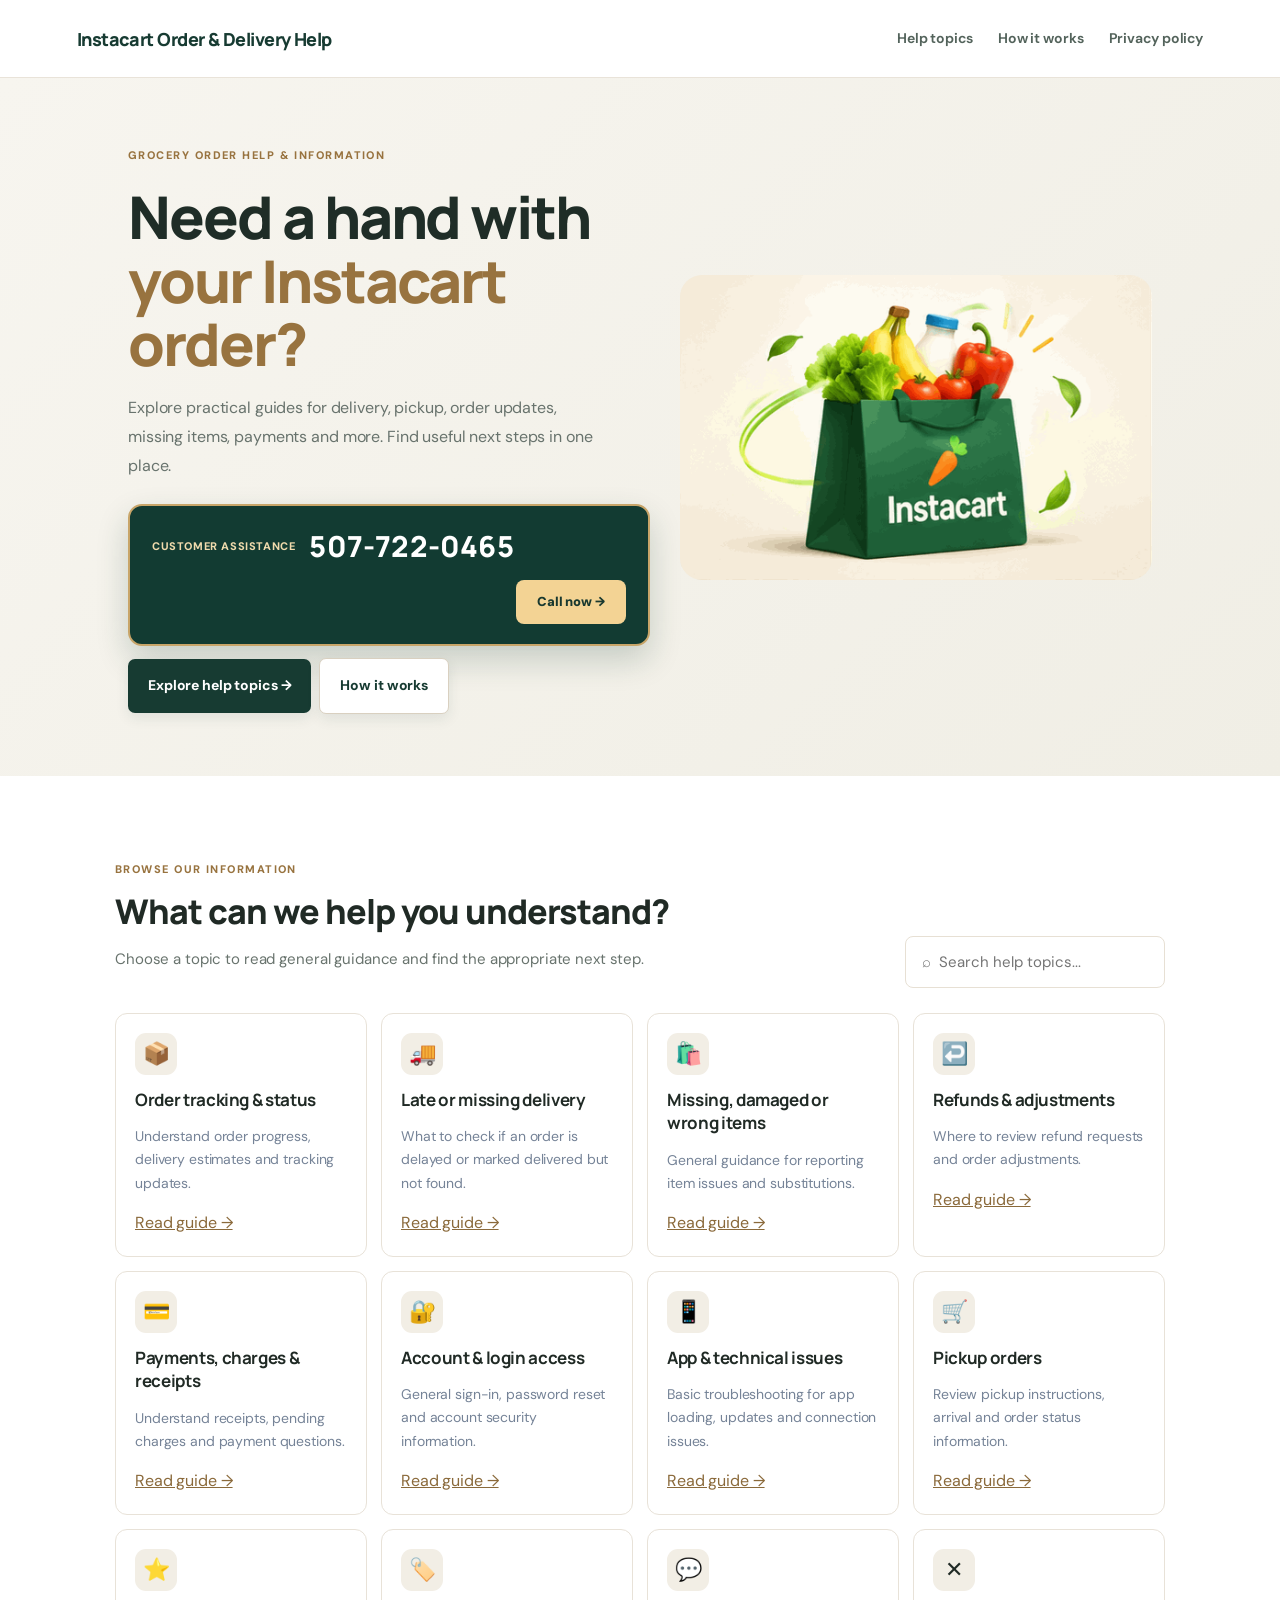
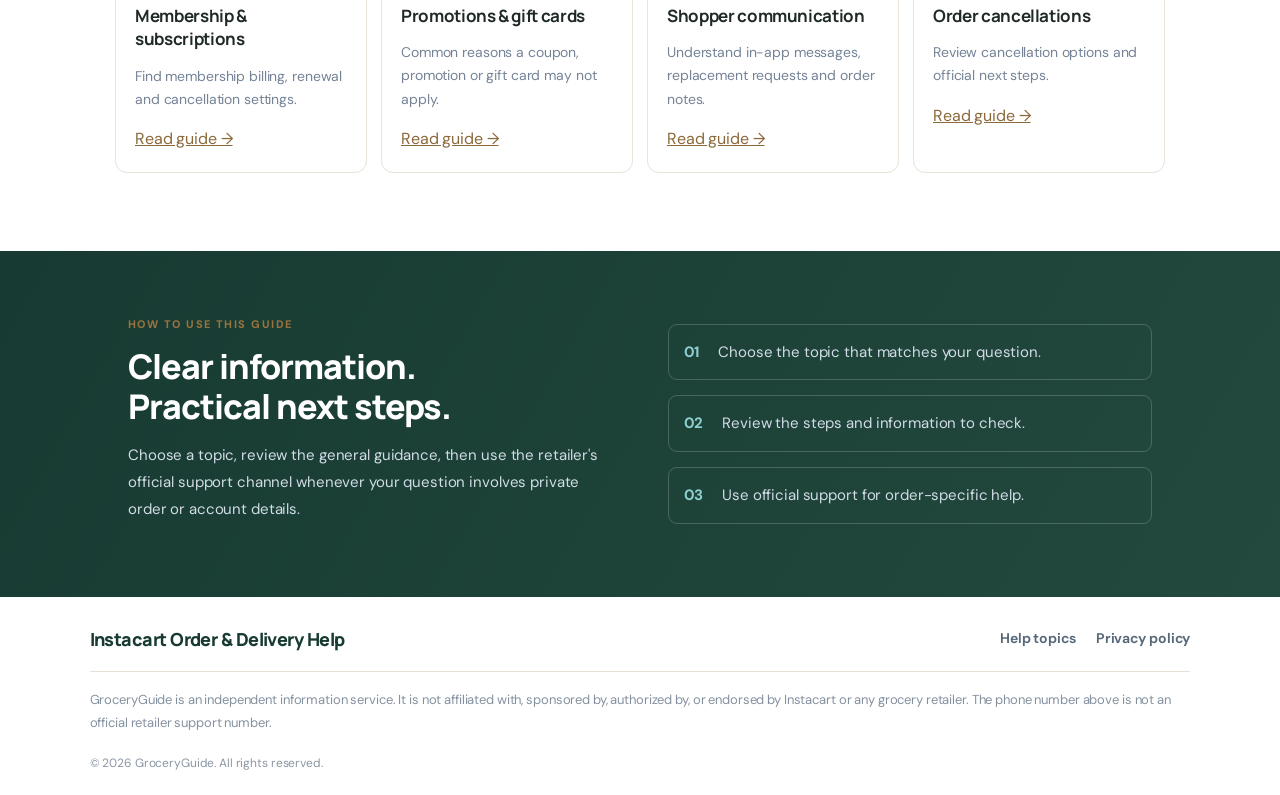
<file: index.html>
<!doctype html><html lang="en"><head><meta charset="utf-8"><meta name="viewport" content="width=device-width,initial-scale=1"><title>Instacart Order &amp; Delivery Help | Grocery Guides</title><meta name="description" content="Independent grocery order and delivery information guides."><link rel="stylesheet" href="styles.css"></head><body>
<header><a class="logo" href="#">Instacart Order &amp; Delivery Help</a><nav id="nav"><a href="#guides">Help topics</a><a href="#how">How it works</a><a href="privacy.html">Privacy policy</a></nav><button id="menu">☰</button></header>
<main><section class="hero"><div><small class="eyebrow">GROCERY ORDER HELP & INFORMATION</small><h1>Need a hand with<br><em>your Instacart order?</em></h1><p>Explore practical guides for delivery, pickup, order updates, missing items, payments and more. Find useful next steps in one place.</p><div class="hero-assistance"><span>Customer assistance</span><strong>507-722-0465</strong><a href="tel:5077220465">Call now →</a></div><a class="btn" href="#guides">Explore help topics →</a><a class="btn alt" href="#how">How it works</a></div><div class="heroart hero-animation"><img src="assets/grocery-bag-animation.gif" alt="Animated grocery bag being filled with fresh groceries" loading="eager"></div></section>
<section class="section" id="guides"><div class="head"><div><small class="eyebrow">BROWSE OUR INFORMATION</small><h2>What can we help you understand?</h2><p>Choose a topic to read general guidance and find the appropriate next step.</p></div><input id="search" placeholder="⌕  Search help topics..."></div><div class="cards" id="cards"></div><article class="guide" id="guide" hidden><button id="close">×</button><small class="eyebrow">HELP GUIDE</small><h3 id="gt"></h3><p id="gi"></p><ol id="steps"></ol><aside><b>Need help with a specific order or account?</b><p>This independent website cannot access retailer accounts, order records, shopper details, payments or refund systems. Sign in through the official Instacart app or website for account-specific support.</p><a href="https://www.instacart.com/help" target="_blank" rel="noopener">Visit Instacart's official Help Center ↗</a></aside></article></section>
<section class="how" id="how"><div><small>HOW TO USE THIS GUIDE</small><h2>Clear information.<br>Practical next steps.</h2><p>Choose a topic, review the general guidance, then use the retailer's official support channel whenever your question involves private order or account details.</p></div><div class="steps"><p><b>01</b> Choose the topic that matches your question.</p><p><b>02</b> Review the steps and information to check.</p><p><b>03</b> Use official support for order-specific help.</p></div></section>

</main>
<footer><div class="foothead"><a class="logo" href="#">Instacart Order &amp; Delivery Help</a><div><a href="#guides">Help topics</a><a href="privacy.html">Privacy policy</a></div></div><p>GroceryGuide is an independent information service. It is not affiliated with, sponsored by, authorized by, or endorsed by Instacart or any grocery retailer. The phone number above is not an official retailer support number.</p><small>© 2026 GroceryGuide. All rights reserved.</small></footer><script src="script.js"></script></body></html>
</file>
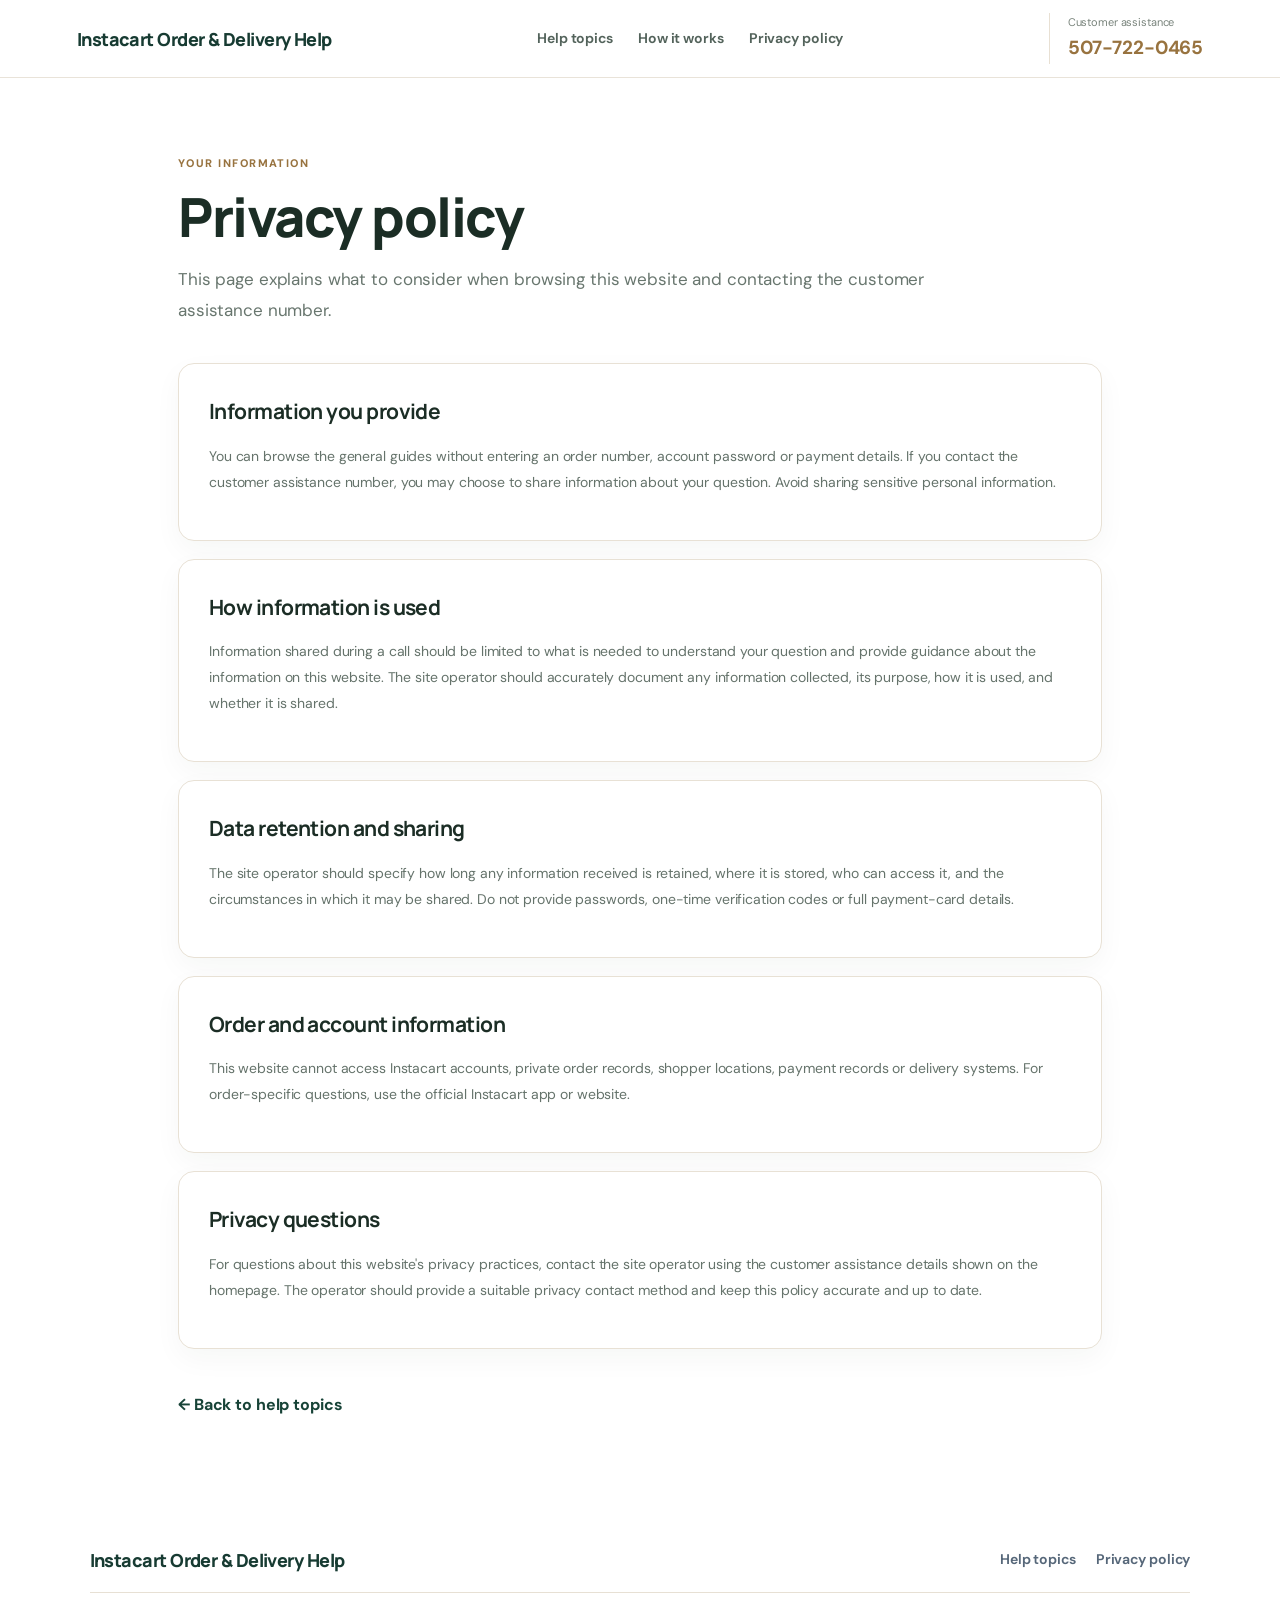
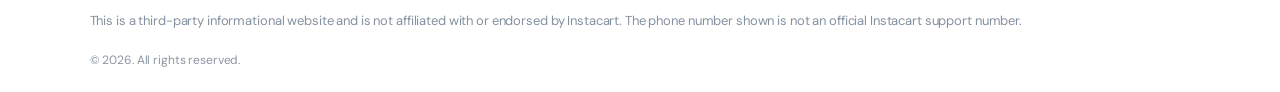
<file: privacy.html>
<!doctype html>
<html lang="en">
<head>
<meta charset="utf-8">
<meta name="viewport" content="width=device-width, initial-scale=1">
<title>Privacy Policy | Instacart Order &amp; Delivery Help</title>
<meta name="description" content="Privacy policy for this grocery order information guide website.">
<link rel="stylesheet" href="styles.css">
<style>
.policy-page{max-width:980px;margin:0 auto;padding:76px 28px 100px;min-height:65vh}
.policy-page .eyebrow{display:block;margin-bottom:14px}
.policy-page h1{font-size:clamp(38px,5vw,54px);line-height:1.1;letter-spacing:-1.5px;margin:0 0 18px;color:#1b2d25}
.policy-page .lead{font-size:17px;line-height:1.8;color:#68766e;max-width:760px;margin-bottom:38px}
.policy-card{background:#fff;border:1px solid #e8e1d5;border-radius:16px;padding:30px;margin:18px 0;box-shadow:0 10px 28px #1b30230a}
.policy-card h2{font-size:21px;margin:0 0 12px;color:#1b2d25}
.policy-card p,.policy-card li{font-size:14px;line-height:1.85;color:#65736b}
.policy-card ul{padding-left:22px}
.policy-back{display:inline-block;margin-top:24px;text-decoration:none;font-weight:700;color:#174337}
@media(max-width:650px){.policy-page{padding:48px 20px 70px}.policy-card{padding:22px}}
</style>
</head>
<body>
<header><a class="logo" href="index.html">Instacart Order &amp; Delivery Help</a><nav><a href="index.html#guides">Help topics</a><a href="index.html#how">How it works</a><a href="privacy.html">Privacy policy</a></nav><a class="number" href="tel:5077220465"><small>Customer assistance</small><b>507-722-0465</b></a></header>
<main class="policy-page">
<small class="eyebrow">YOUR INFORMATION</small>
<h1>Privacy policy</h1>
<p class="lead">This page explains what to consider when browsing this website and contacting the customer assistance number.</p>
<section class="policy-card"><h2>Information you provide</h2><p>You can browse the general guides without entering an order number, account password or payment details. If you contact the customer assistance number, you may choose to share information about your question. Avoid sharing sensitive personal information.</p></section>
<section class="policy-card"><h2>How information is used</h2><p>Information shared during a call should be limited to what is needed to understand your question and provide guidance about the information on this website. The site operator should accurately document any information collected, its purpose, how it is used, and whether it is shared.</p></section>
<section class="policy-card"><h2>Data retention and sharing</h2><p>The site operator should specify how long any information received is retained, where it is stored, who can access it, and the circumstances in which it may be shared. Do not provide passwords, one-time verification codes or full payment-card details.</p></section>
<section class="policy-card"><h2>Order and account information</h2><p>This website cannot access Instacart accounts, private order records, shopper locations, payment records or delivery systems. For order-specific questions, use the official Instacart app or website.</p></section>
<section class="policy-card"><h2>Privacy questions</h2><p>For questions about this website's privacy practices, contact the site operator using the customer assistance details shown on the homepage. The operator should provide a suitable privacy contact method and keep this policy accurate and up to date.</p></section>
<a class="policy-back" href="index.html">← Back to help topics</a>
</main>
<footer><div class="foothead"><a class="logo" href="index.html">Instacart Order &amp; Delivery Help</a><div><a href="index.html#guides">Help topics</a><a href="privacy.html">Privacy policy</a></div></div><p>This is a third-party informational website and is not affiliated with or endorsed by Instacart. The phone number shown is not an official Instacart support number.</p><small>© 2026. All rights reserved.</small></footer>
</body></html>
</file>
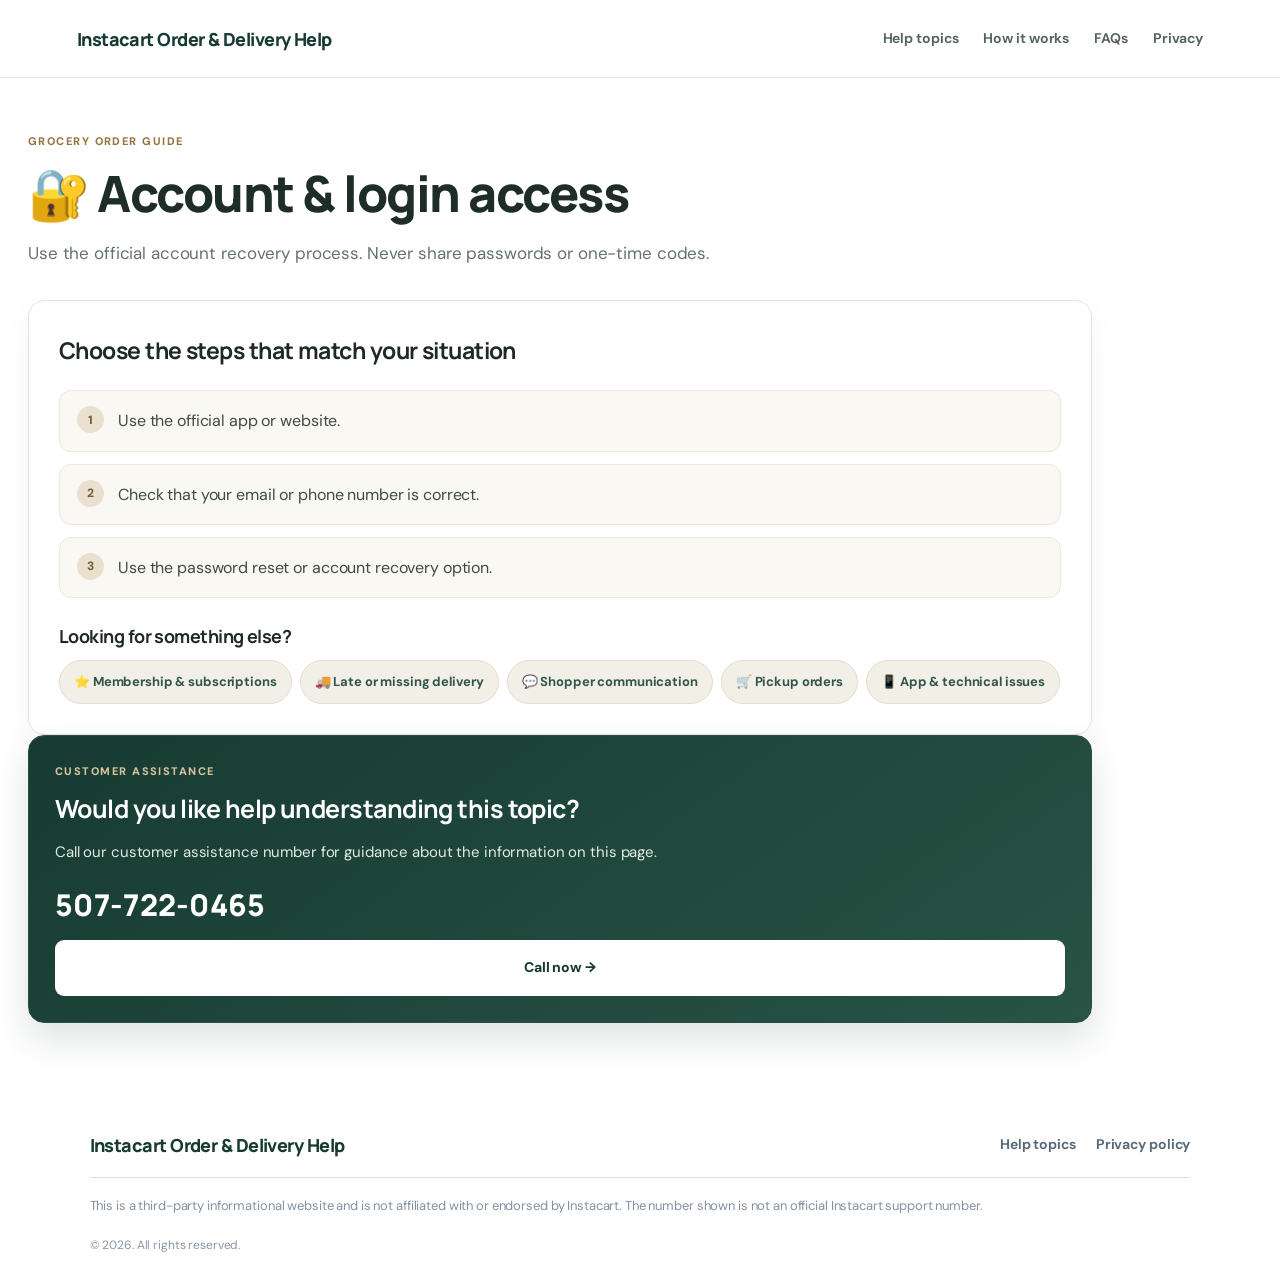
<file: guides/account.html>
<!doctype html><html lang="en"><head><meta charset="utf-8"><meta name="viewport" content="width=device-width,initial-scale=1"><title>🔐 Account & login access | Grocery Order Guides</title><link rel="stylesheet" href="../styles.css"></head><body>
<header><a class="logo" href="../index.html">Instacart Order &amp; Delivery Help</a><nav><a href="../index.html#guides">Help topics</a><a href="../index.html#how">How it works</a><a href="../index.html#faq">FAQs</a><a href="../index.html#privacy">Privacy</a></nav></header>
<main class="guide-page"><div class="guide-top">GROCERY ORDER GUIDE</div><h1>🔐 Account & login access</h1><p class="guide-intro">Use the official account recovery process. Never share passwords or one-time codes.</p>
<div class="guide-layout"><section class="guide-content"><h2>Choose the steps that match your situation</h2><div class="guide-steps"><div class="guide-step">Use the official app or website.</div><div class="guide-step">Check that your email or phone number is correct.</div><div class="guide-step">Use the password reset or account recovery option.</div></div>

<div class="related"><h3>Looking for something else?</h3><div class="related-links"><a href="membership.html">⭐ Membership & subscriptions</a><a href="delivery.html">🚚 Late or missing delivery</a><a href="shopper.html">💬 Shopper communication</a><a href="pickup.html">🛒 Pickup orders</a><a href="app.html">📱 App & technical issues</a></div></div></section>
<aside class="contact-card"><div class="guide-top">CUSTOMER ASSISTANCE</div><h2>Would you like help understanding this topic?</h2><p>Call our customer assistance number for guidance about the information on this page.</p><div class="phone-display">507-722-0465</div><a class="tel" href="tel:5077220465">Call now →</a></aside></div></main>
<footer><div class="foothead"><a class="logo" href="../index.html">Instacart Order &amp; Delivery Help</a><div><a href="../index.html#guides">Help topics</a><a href="../index.html#privacy">Privacy policy</a></div></div><p>This is a third-party informational website and is not affiliated with or endorsed by Instacart. The number shown is not an official Instacart support number.</p><small>© 2026. All rights reserved.</small></footer></body></html>
</file>
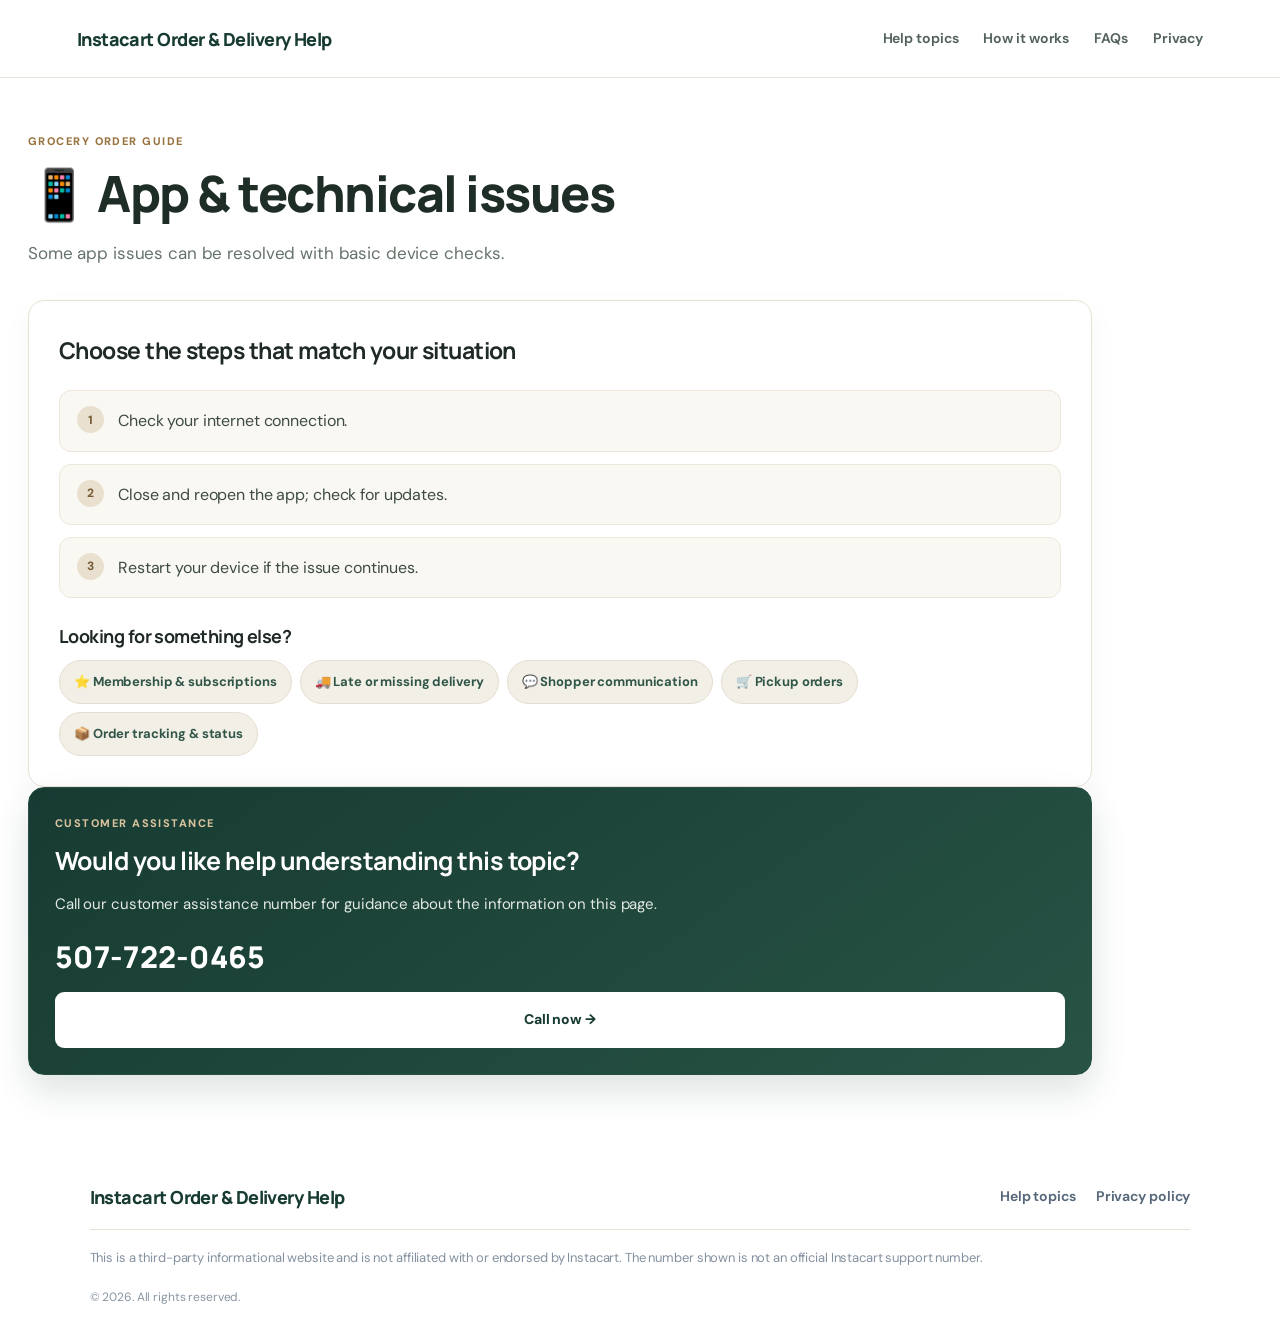
<file: guides/app.html>
<!doctype html><html lang="en"><head><meta charset="utf-8"><meta name="viewport" content="width=device-width,initial-scale=1"><title>📱 App & technical issues | Grocery Order Guides</title><link rel="stylesheet" href="../styles.css"></head><body>
<header><a class="logo" href="../index.html">Instacart Order &amp; Delivery Help</a><nav><a href="../index.html#guides">Help topics</a><a href="../index.html#how">How it works</a><a href="../index.html#faq">FAQs</a><a href="../index.html#privacy">Privacy</a></nav></header>
<main class="guide-page"><div class="guide-top">GROCERY ORDER GUIDE</div><h1>📱 App & technical issues</h1><p class="guide-intro">Some app issues can be resolved with basic device checks.</p>
<div class="guide-layout"><section class="guide-content"><h2>Choose the steps that match your situation</h2><div class="guide-steps"><div class="guide-step">Check your internet connection.</div><div class="guide-step">Close and reopen the app; check for updates.</div><div class="guide-step">Restart your device if the issue continues.</div></div>

<div class="related"><h3>Looking for something else?</h3><div class="related-links"><a href="membership.html">⭐ Membership & subscriptions</a><a href="delivery.html">🚚 Late or missing delivery</a><a href="shopper.html">💬 Shopper communication</a><a href="pickup.html">🛒 Pickup orders</a><a href="tracking.html">📦 Order tracking & status</a></div></div></section>
<aside class="contact-card"><div class="guide-top">CUSTOMER ASSISTANCE</div><h2>Would you like help understanding this topic?</h2><p>Call our customer assistance number for guidance about the information on this page.</p><div class="phone-display">507-722-0465</div><a class="tel" href="tel:5077220465">Call now →</a></aside></div></main>
<footer><div class="foothead"><a class="logo" href="../index.html">Instacart Order &amp; Delivery Help</a><div><a href="../index.html#guides">Help topics</a><a href="../index.html#privacy">Privacy policy</a></div></div><p>This is a third-party informational website and is not affiliated with or endorsed by Instacart. The number shown is not an official Instacart support number.</p><small>© 2026. All rights reserved.</small></footer></body></html>
</file>
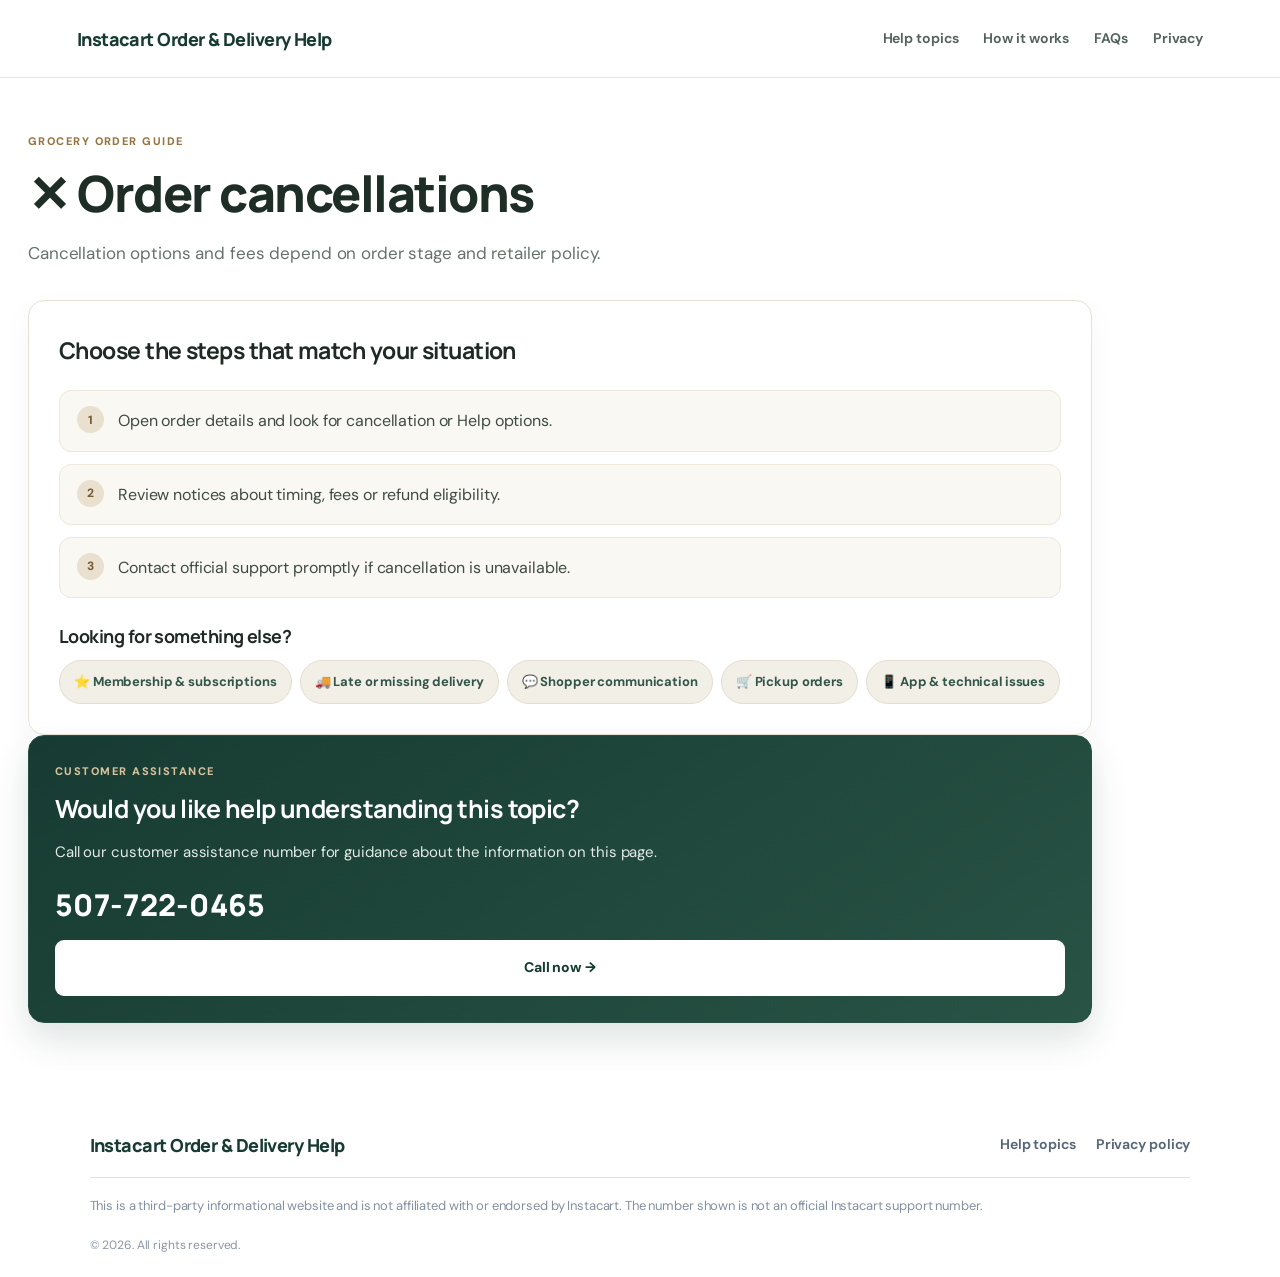
<file: guides/cancel.html>
<!doctype html><html lang="en"><head><meta charset="utf-8"><meta name="viewport" content="width=device-width,initial-scale=1"><title>✕ Order cancellations | Grocery Order Guides</title><link rel="stylesheet" href="../styles.css"></head><body>
<header><a class="logo" href="../index.html">Instacart Order &amp; Delivery Help</a><nav><a href="../index.html#guides">Help topics</a><a href="../index.html#how">How it works</a><a href="../index.html#faq">FAQs</a><a href="../index.html#privacy">Privacy</a></nav></header>
<main class="guide-page"><div class="guide-top">GROCERY ORDER GUIDE</div><h1>✕ Order cancellations</h1><p class="guide-intro">Cancellation options and fees depend on order stage and retailer policy.</p>
<div class="guide-layout"><section class="guide-content"><h2>Choose the steps that match your situation</h2><div class="guide-steps"><div class="guide-step">Open order details and look for cancellation or Help options.</div><div class="guide-step">Review notices about timing, fees or refund eligibility.</div><div class="guide-step">Contact official support promptly if cancellation is unavailable.</div></div>

<div class="related"><h3>Looking for something else?</h3><div class="related-links"><a href="membership.html">⭐ Membership & subscriptions</a><a href="delivery.html">🚚 Late or missing delivery</a><a href="shopper.html">💬 Shopper communication</a><a href="pickup.html">🛒 Pickup orders</a><a href="app.html">📱 App & technical issues</a></div></div></section>
<aside class="contact-card"><div class="guide-top">CUSTOMER ASSISTANCE</div><h2>Would you like help understanding this topic?</h2><p>Call our customer assistance number for guidance about the information on this page.</p><div class="phone-display">507-722-0465</div><a class="tel" href="tel:5077220465">Call now →</a></aside></div></main>
<footer><div class="foothead"><a class="logo" href="../index.html">Instacart Order &amp; Delivery Help</a><div><a href="../index.html#guides">Help topics</a><a href="../index.html#privacy">Privacy policy</a></div></div><p>This is a third-party informational website and is not affiliated with or endorsed by Instacart. The number shown is not an official Instacart support number.</p><small>© 2026. All rights reserved.</small></footer></body></html>
</file>
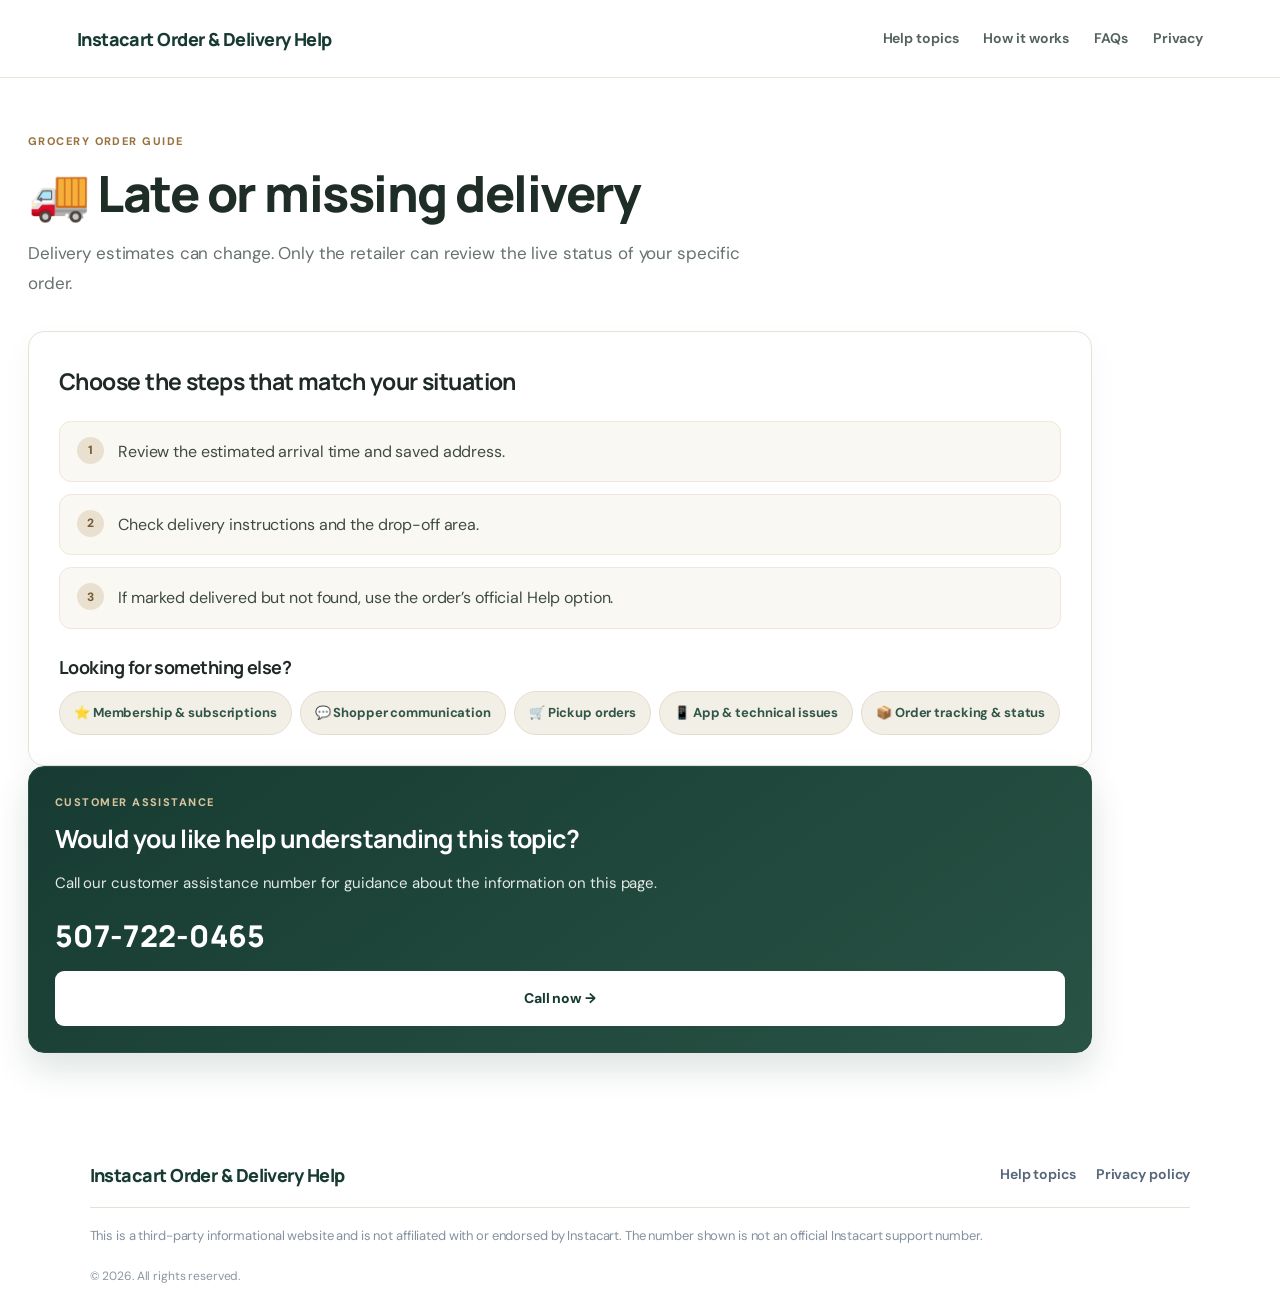
<file: guides/delivery.html>
<!doctype html><html lang="en"><head><meta charset="utf-8"><meta name="viewport" content="width=device-width,initial-scale=1"><title>🚚 Late or missing delivery | Grocery Order Guides</title><link rel="stylesheet" href="../styles.css"></head><body>
<header><a class="logo" href="../index.html">Instacart Order &amp; Delivery Help</a><nav><a href="../index.html#guides">Help topics</a><a href="../index.html#how">How it works</a><a href="../index.html#faq">FAQs</a><a href="../index.html#privacy">Privacy</a></nav></header>
<main class="guide-page"><div class="guide-top">GROCERY ORDER GUIDE</div><h1>🚚 Late or missing delivery</h1><p class="guide-intro">Delivery estimates can change. Only the retailer can review the live status of your specific order.</p>
<div class="guide-layout"><section class="guide-content"><h2>Choose the steps that match your situation</h2><div class="guide-steps"><div class="guide-step">Review the estimated arrival time and saved address.</div><div class="guide-step">Check delivery instructions and the drop-off area.</div><div class="guide-step">If marked delivered but not found, use the order’s official Help option.</div></div>

<div class="related"><h3>Looking for something else?</h3><div class="related-links"><a href="membership.html">⭐ Membership & subscriptions</a><a href="shopper.html">💬 Shopper communication</a><a href="pickup.html">🛒 Pickup orders</a><a href="app.html">📱 App & technical issues</a><a href="tracking.html">📦 Order tracking & status</a></div></div></section>
<aside class="contact-card"><div class="guide-top">CUSTOMER ASSISTANCE</div><h2>Would you like help understanding this topic?</h2><p>Call our customer assistance number for guidance about the information on this page.</p><div class="phone-display">507-722-0465</div><a class="tel" href="tel:5077220465">Call now →</a></aside></div></main>
<footer><div class="foothead"><a class="logo" href="../index.html">Instacart Order &amp; Delivery Help</a><div><a href="../index.html#guides">Help topics</a><a href="../index.html#privacy">Privacy policy</a></div></div><p>This is a third-party informational website and is not affiliated with or endorsed by Instacart. The number shown is not an official Instacart support number.</p><small>© 2026. All rights reserved.</small></footer></body></html>
</file>
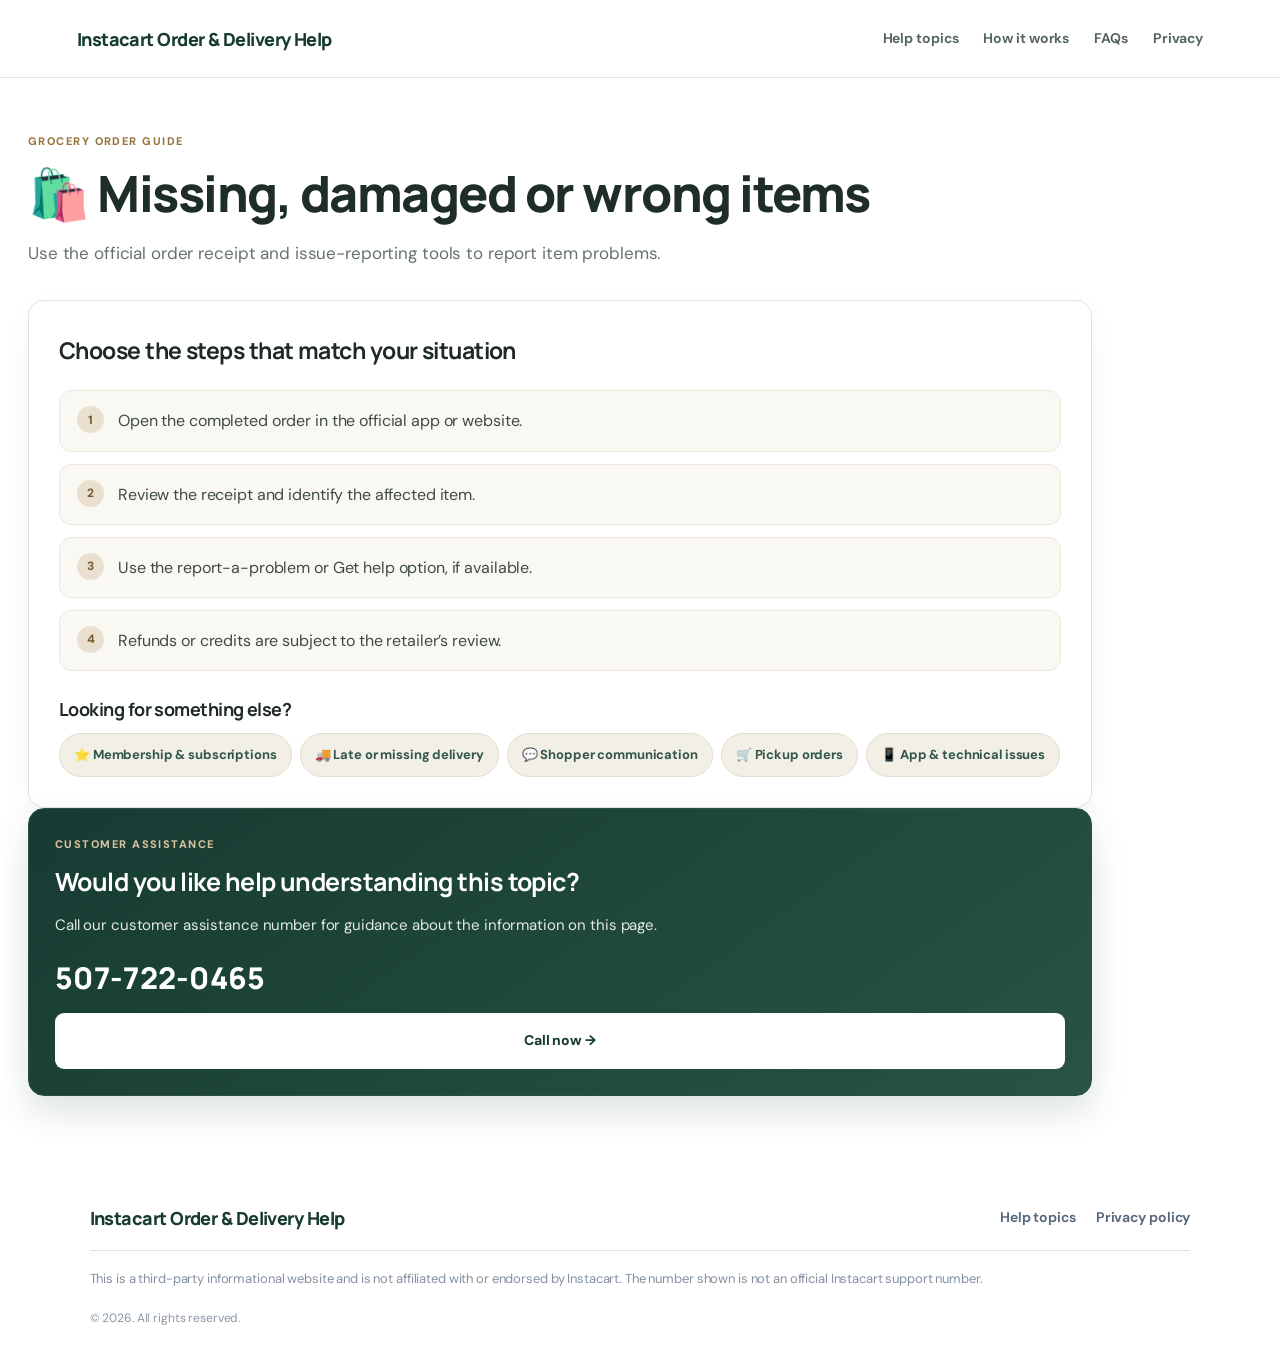
<file: guides/items.html>
<!doctype html><html lang="en"><head><meta charset="utf-8"><meta name="viewport" content="width=device-width,initial-scale=1"><title>🛍️ Missing, damaged or wrong items | Grocery Order Guides</title><link rel="stylesheet" href="../styles.css"></head><body>
<header><a class="logo" href="../index.html">Instacart Order &amp; Delivery Help</a><nav><a href="../index.html#guides">Help topics</a><a href="../index.html#how">How it works</a><a href="../index.html#faq">FAQs</a><a href="../index.html#privacy">Privacy</a></nav></header>
<main class="guide-page"><div class="guide-top">GROCERY ORDER GUIDE</div><h1>🛍️ Missing, damaged or wrong items</h1><p class="guide-intro">Use the official order receipt and issue-reporting tools to report item problems.</p>
<div class="guide-layout"><section class="guide-content"><h2>Choose the steps that match your situation</h2><div class="guide-steps"><div class="guide-step">Open the completed order in the official app or website.</div><div class="guide-step">Review the receipt and identify the affected item.</div><div class="guide-step">Use the report-a-problem or Get help option, if available.</div><div class="guide-step">Refunds or credits are subject to the retailer’s review.</div></div>

<div class="related"><h3>Looking for something else?</h3><div class="related-links"><a href="membership.html">⭐ Membership & subscriptions</a><a href="delivery.html">🚚 Late or missing delivery</a><a href="shopper.html">💬 Shopper communication</a><a href="pickup.html">🛒 Pickup orders</a><a href="app.html">📱 App & technical issues</a></div></div></section>
<aside class="contact-card"><div class="guide-top">CUSTOMER ASSISTANCE</div><h2>Would you like help understanding this topic?</h2><p>Call our customer assistance number for guidance about the information on this page.</p><div class="phone-display">507-722-0465</div><a class="tel" href="tel:5077220465">Call now →</a></aside></div></main>
<footer><div class="foothead"><a class="logo" href="../index.html">Instacart Order &amp; Delivery Help</a><div><a href="../index.html#guides">Help topics</a><a href="../index.html#privacy">Privacy policy</a></div></div><p>This is a third-party informational website and is not affiliated with or endorsed by Instacart. The number shown is not an official Instacart support number.</p><small>© 2026. All rights reserved.</small></footer></body></html>
</file>
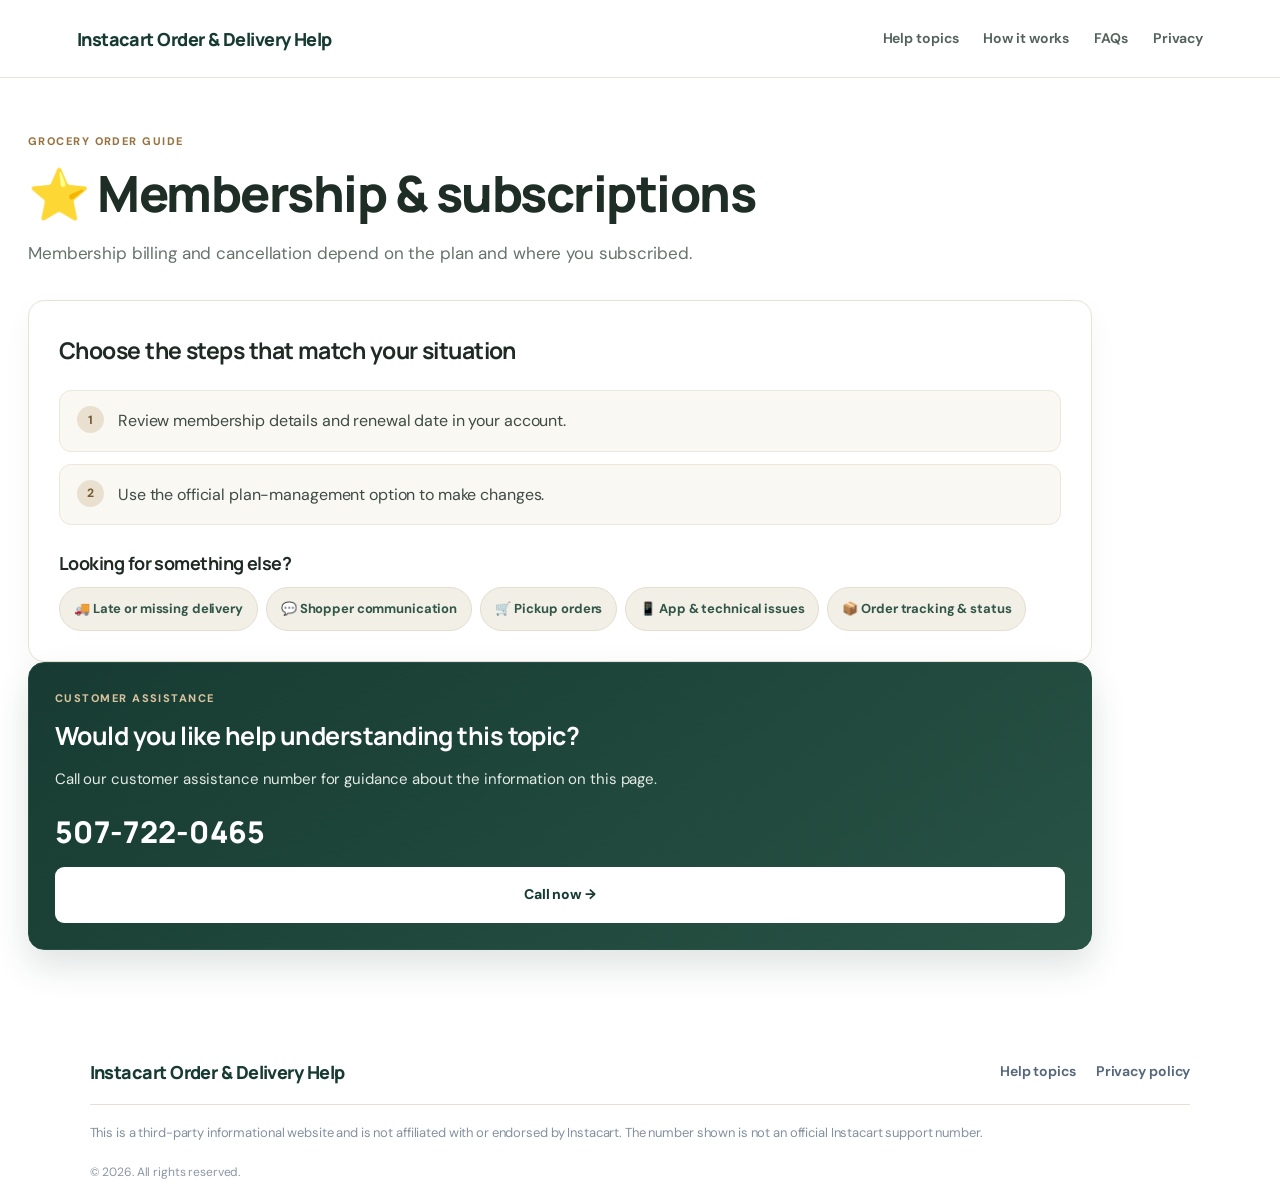
<file: guides/membership.html>
<!doctype html><html lang="en"><head><meta charset="utf-8"><meta name="viewport" content="width=device-width,initial-scale=1"><title>⭐ Membership & subscriptions | Grocery Order Guides</title><link rel="stylesheet" href="../styles.css"></head><body>
<header><a class="logo" href="../index.html">Instacart Order &amp; Delivery Help</a><nav><a href="../index.html#guides">Help topics</a><a href="../index.html#how">How it works</a><a href="../index.html#faq">FAQs</a><a href="../index.html#privacy">Privacy</a></nav></header>
<main class="guide-page"><div class="guide-top">GROCERY ORDER GUIDE</div><h1>⭐ Membership & subscriptions</h1><p class="guide-intro">Membership billing and cancellation depend on the plan and where you subscribed.</p>
<div class="guide-layout"><section class="guide-content"><h2>Choose the steps that match your situation</h2><div class="guide-steps"><div class="guide-step">Review membership details and renewal date in your account.</div><div class="guide-step">Use the official plan-management option to make changes.</div></div>

<div class="related"><h3>Looking for something else?</h3><div class="related-links"><a href="delivery.html">🚚 Late or missing delivery</a><a href="shopper.html">💬 Shopper communication</a><a href="pickup.html">🛒 Pickup orders</a><a href="app.html">📱 App & technical issues</a><a href="tracking.html">📦 Order tracking & status</a></div></div></section>
<aside class="contact-card"><div class="guide-top">CUSTOMER ASSISTANCE</div><h2>Would you like help understanding this topic?</h2><p>Call our customer assistance number for guidance about the information on this page.</p><div class="phone-display">507-722-0465</div><a class="tel" href="tel:5077220465">Call now →</a></aside></div></main>
<footer><div class="foothead"><a class="logo" href="../index.html">Instacart Order &amp; Delivery Help</a><div><a href="../index.html#guides">Help topics</a><a href="../index.html#privacy">Privacy policy</a></div></div><p>This is a third-party informational website and is not affiliated with or endorsed by Instacart. The number shown is not an official Instacart support number.</p><small>© 2026. All rights reserved.</small></footer></body></html>
</file>
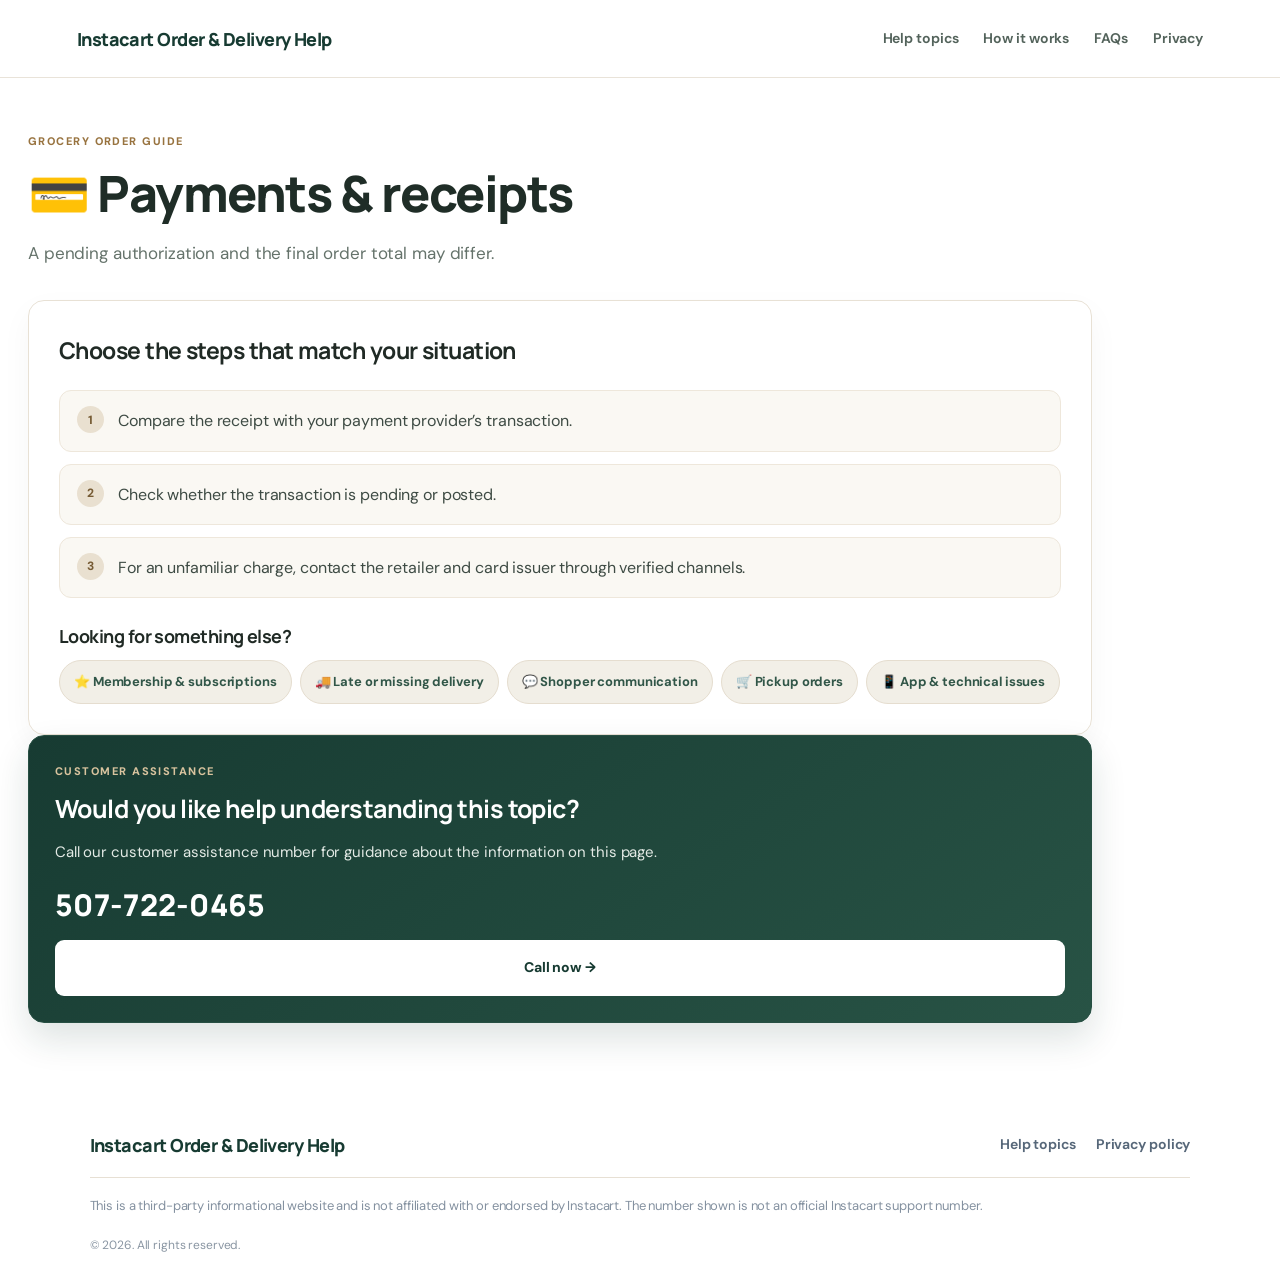
<file: guides/payments.html>
<!doctype html><html lang="en"><head><meta charset="utf-8"><meta name="viewport" content="width=device-width,initial-scale=1"><title>💳 Payments & receipts | Grocery Order Guides</title><link rel="stylesheet" href="../styles.css"></head><body>
<header><a class="logo" href="../index.html">Instacart Order &amp; Delivery Help</a><nav><a href="../index.html#guides">Help topics</a><a href="../index.html#how">How it works</a><a href="../index.html#faq">FAQs</a><a href="../index.html#privacy">Privacy</a></nav></header>
<main class="guide-page"><div class="guide-top">GROCERY ORDER GUIDE</div><h1>💳 Payments & receipts</h1><p class="guide-intro">A pending authorization and the final order total may differ.</p>
<div class="guide-layout"><section class="guide-content"><h2>Choose the steps that match your situation</h2><div class="guide-steps"><div class="guide-step">Compare the receipt with your payment provider’s transaction.</div><div class="guide-step">Check whether the transaction is pending or posted.</div><div class="guide-step">For an unfamiliar charge, contact the retailer and card issuer through verified channels.</div></div>

<div class="related"><h3>Looking for something else?</h3><div class="related-links"><a href="membership.html">⭐ Membership & subscriptions</a><a href="delivery.html">🚚 Late or missing delivery</a><a href="shopper.html">💬 Shopper communication</a><a href="pickup.html">🛒 Pickup orders</a><a href="app.html">📱 App & technical issues</a></div></div></section>
<aside class="contact-card"><div class="guide-top">CUSTOMER ASSISTANCE</div><h2>Would you like help understanding this topic?</h2><p>Call our customer assistance number for guidance about the information on this page.</p><div class="phone-display">507-722-0465</div><a class="tel" href="tel:5077220465">Call now →</a></aside></div></main>
<footer><div class="foothead"><a class="logo" href="../index.html">Instacart Order &amp; Delivery Help</a><div><a href="../index.html#guides">Help topics</a><a href="../index.html#privacy">Privacy policy</a></div></div><p>This is a third-party informational website and is not affiliated with or endorsed by Instacart. The number shown is not an official Instacart support number.</p><small>© 2026. All rights reserved.</small></footer></body></html>
</file>
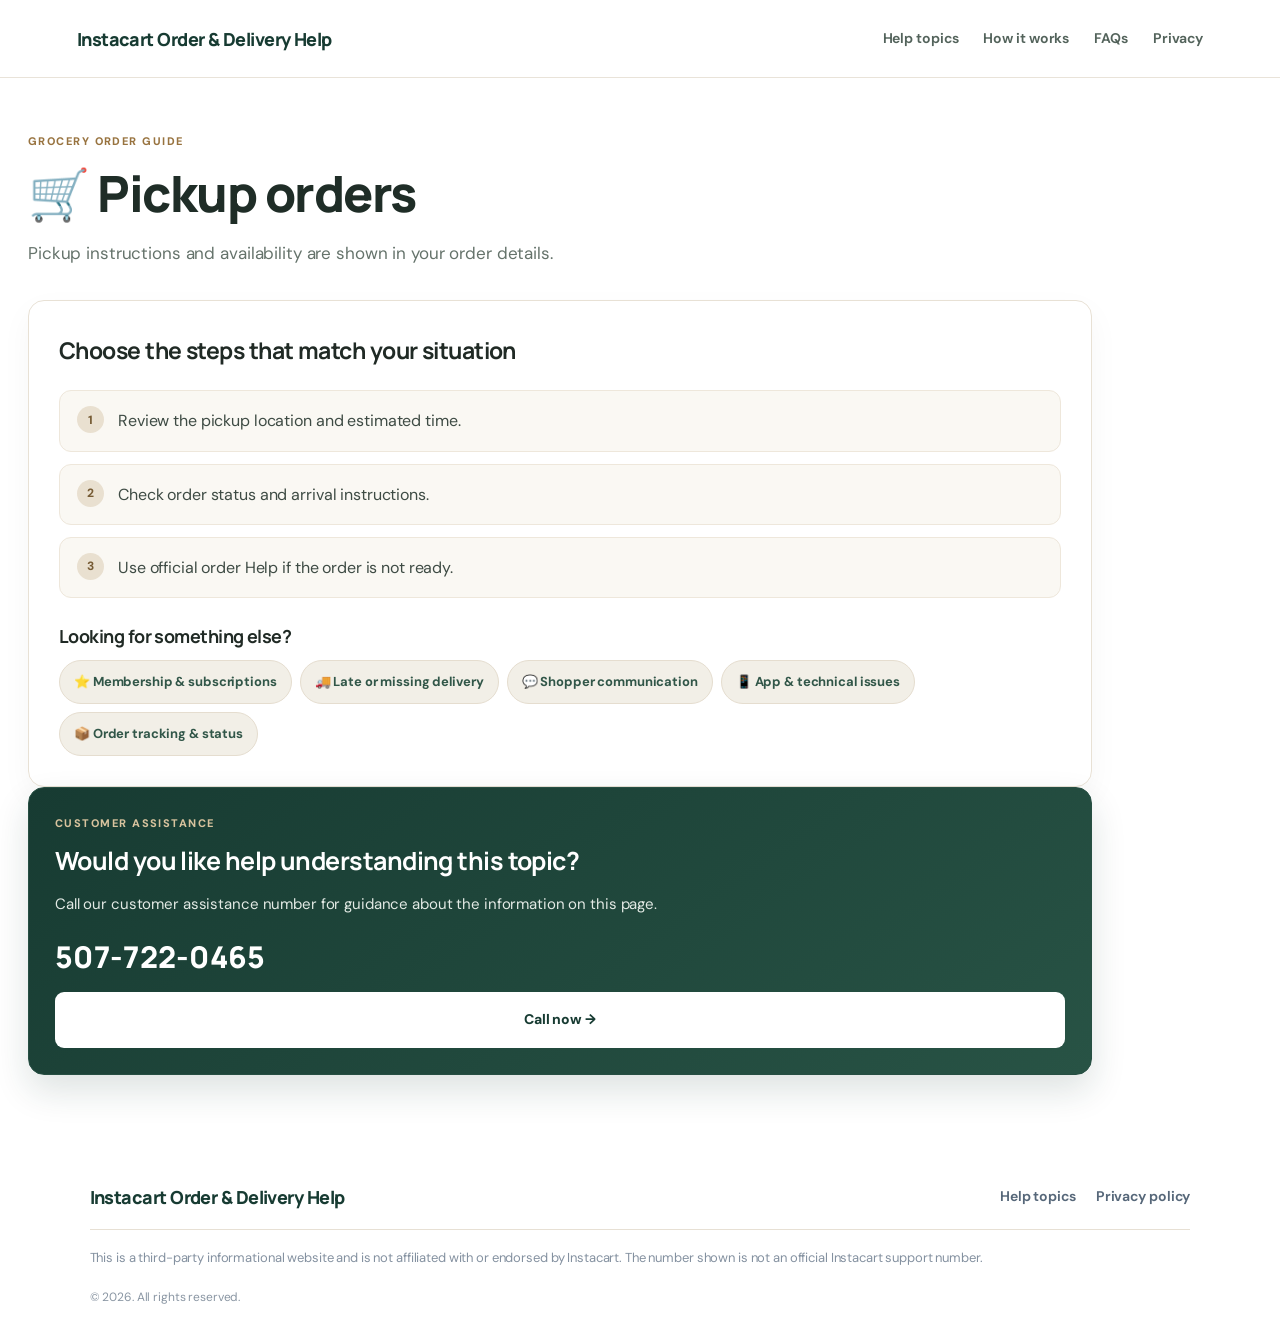
<file: guides/pickup.html>
<!doctype html><html lang="en"><head><meta charset="utf-8"><meta name="viewport" content="width=device-width,initial-scale=1"><title>🛒 Pickup orders | Grocery Order Guides</title><link rel="stylesheet" href="../styles.css"></head><body>
<header><a class="logo" href="../index.html">Instacart Order &amp; Delivery Help</a><nav><a href="../index.html#guides">Help topics</a><a href="../index.html#how">How it works</a><a href="../index.html#faq">FAQs</a><a href="../index.html#privacy">Privacy</a></nav></header>
<main class="guide-page"><div class="guide-top">GROCERY ORDER GUIDE</div><h1>🛒 Pickup orders</h1><p class="guide-intro">Pickup instructions and availability are shown in your order details.</p>
<div class="guide-layout"><section class="guide-content"><h2>Choose the steps that match your situation</h2><div class="guide-steps"><div class="guide-step">Review the pickup location and estimated time.</div><div class="guide-step">Check order status and arrival instructions.</div><div class="guide-step">Use official order Help if the order is not ready.</div></div>

<div class="related"><h3>Looking for something else?</h3><div class="related-links"><a href="membership.html">⭐ Membership & subscriptions</a><a href="delivery.html">🚚 Late or missing delivery</a><a href="shopper.html">💬 Shopper communication</a><a href="app.html">📱 App & technical issues</a><a href="tracking.html">📦 Order tracking & status</a></div></div></section>
<aside class="contact-card"><div class="guide-top">CUSTOMER ASSISTANCE</div><h2>Would you like help understanding this topic?</h2><p>Call our customer assistance number for guidance about the information on this page.</p><div class="phone-display">507-722-0465</div><a class="tel" href="tel:5077220465">Call now →</a></aside></div></main>
<footer><div class="foothead"><a class="logo" href="../index.html">Instacart Order &amp; Delivery Help</a><div><a href="../index.html#guides">Help topics</a><a href="../index.html#privacy">Privacy policy</a></div></div><p>This is a third-party informational website and is not affiliated with or endorsed by Instacart. The number shown is not an official Instacart support number.</p><small>© 2026. All rights reserved.</small></footer></body></html>
</file>
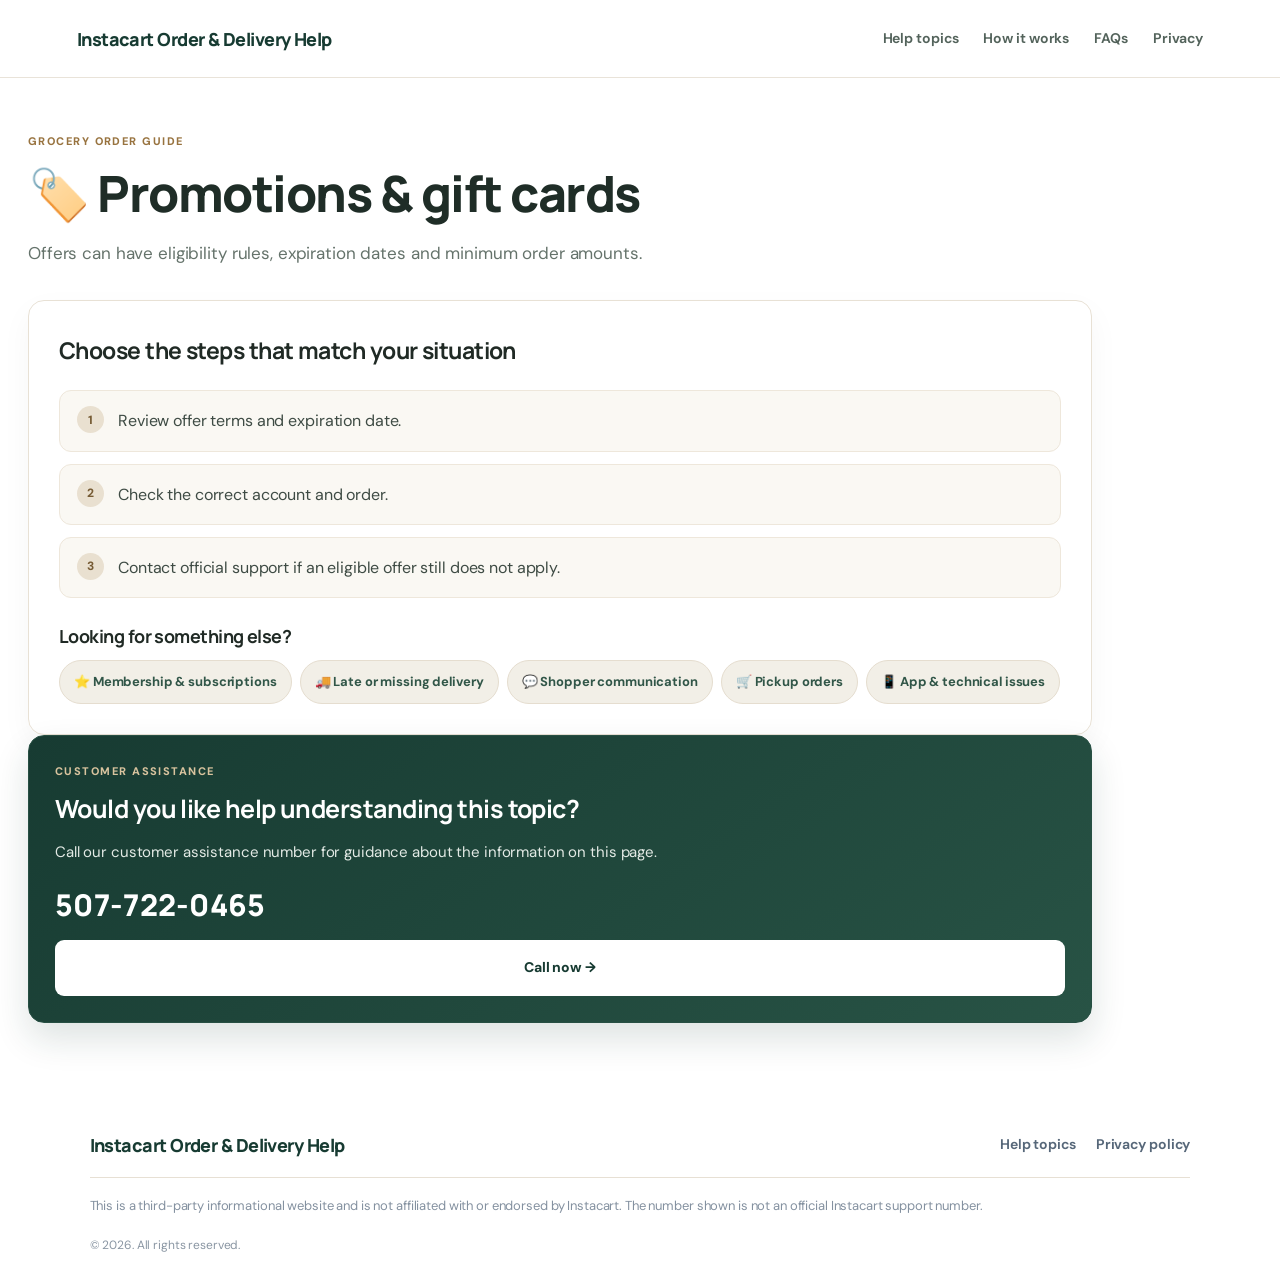
<file: guides/promos.html>
<!doctype html><html lang="en"><head><meta charset="utf-8"><meta name="viewport" content="width=device-width,initial-scale=1"><title>🏷️ Promotions & gift cards | Grocery Order Guides</title><link rel="stylesheet" href="../styles.css"></head><body>
<header><a class="logo" href="../index.html">Instacart Order &amp; Delivery Help</a><nav><a href="../index.html#guides">Help topics</a><a href="../index.html#how">How it works</a><a href="../index.html#faq">FAQs</a><a href="../index.html#privacy">Privacy</a></nav></header>
<main class="guide-page"><div class="guide-top">GROCERY ORDER GUIDE</div><h1>🏷️ Promotions & gift cards</h1><p class="guide-intro">Offers can have eligibility rules, expiration dates and minimum order amounts.</p>
<div class="guide-layout"><section class="guide-content"><h2>Choose the steps that match your situation</h2><div class="guide-steps"><div class="guide-step">Review offer terms and expiration date.</div><div class="guide-step">Check the correct account and order.</div><div class="guide-step">Contact official support if an eligible offer still does not apply.</div></div>

<div class="related"><h3>Looking for something else?</h3><div class="related-links"><a href="membership.html">⭐ Membership & subscriptions</a><a href="delivery.html">🚚 Late or missing delivery</a><a href="shopper.html">💬 Shopper communication</a><a href="pickup.html">🛒 Pickup orders</a><a href="app.html">📱 App & technical issues</a></div></div></section>
<aside class="contact-card"><div class="guide-top">CUSTOMER ASSISTANCE</div><h2>Would you like help understanding this topic?</h2><p>Call our customer assistance number for guidance about the information on this page.</p><div class="phone-display">507-722-0465</div><a class="tel" href="tel:5077220465">Call now →</a></aside></div></main>
<footer><div class="foothead"><a class="logo" href="../index.html">Instacart Order &amp; Delivery Help</a><div><a href="../index.html#guides">Help topics</a><a href="../index.html#privacy">Privacy policy</a></div></div><p>This is a third-party informational website and is not affiliated with or endorsed by Instacart. The number shown is not an official Instacart support number.</p><small>© 2026. All rights reserved.</small></footer></body></html>
</file>
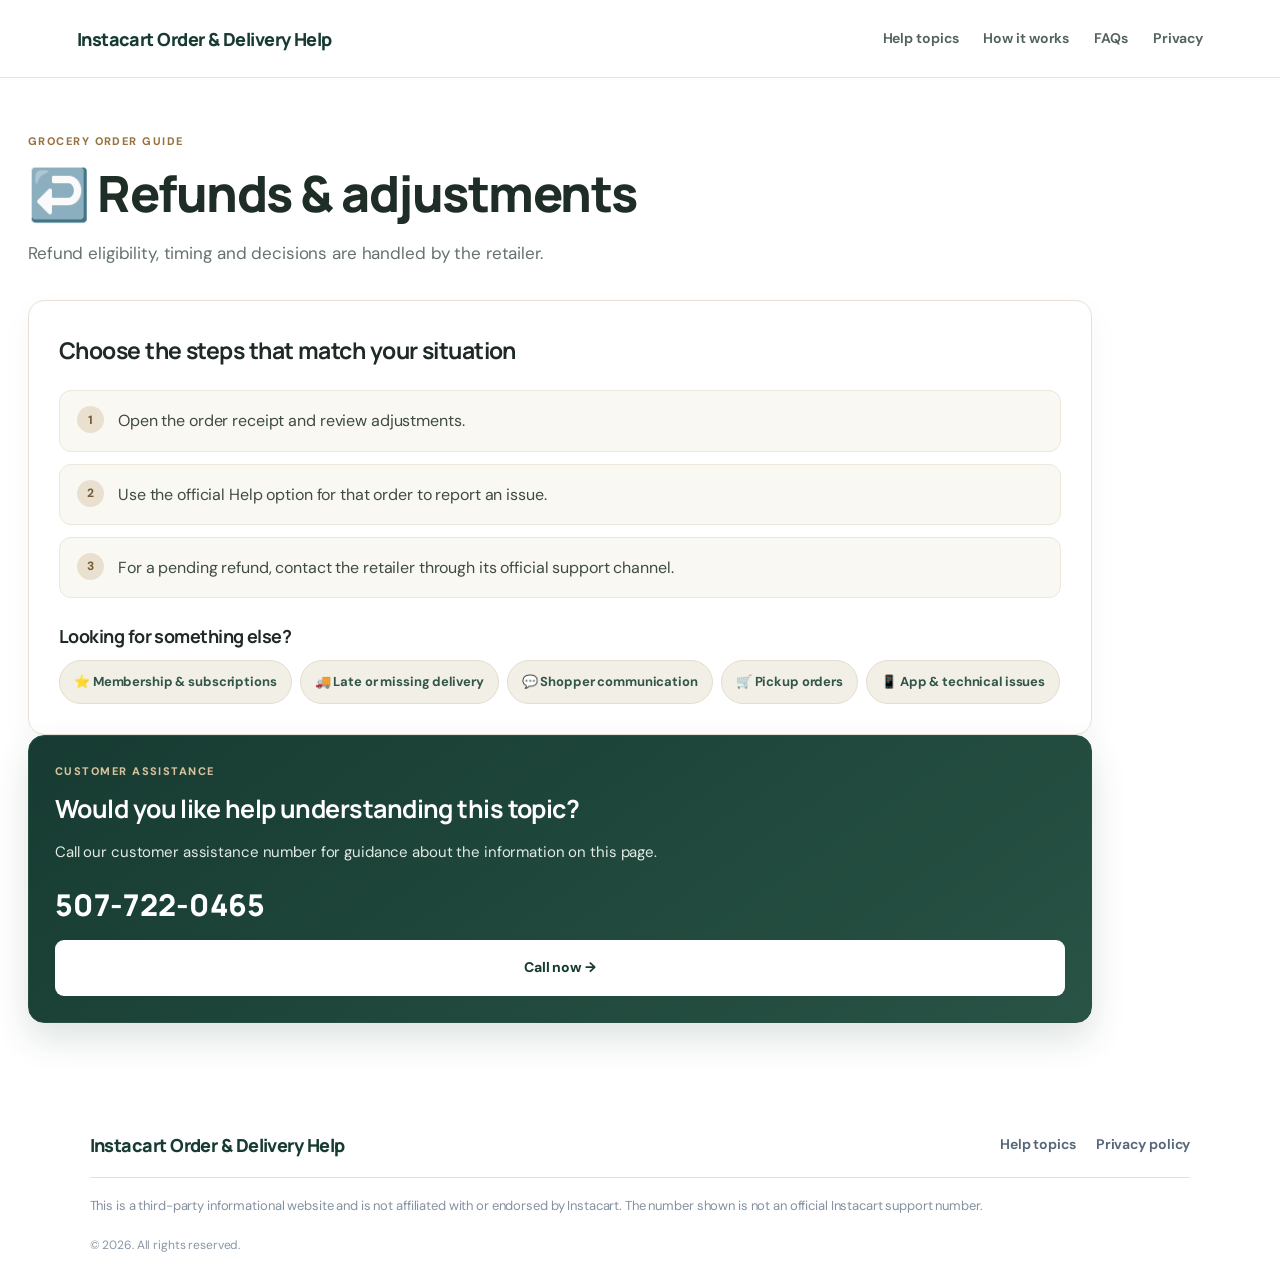
<file: guides/refunds.html>
<!doctype html><html lang="en"><head><meta charset="utf-8"><meta name="viewport" content="width=device-width,initial-scale=1"><title>↩️ Refunds & adjustments | Grocery Order Guides</title><link rel="stylesheet" href="../styles.css"></head><body>
<header><a class="logo" href="../index.html">Instacart Order &amp; Delivery Help</a><nav><a href="../index.html#guides">Help topics</a><a href="../index.html#how">How it works</a><a href="../index.html#faq">FAQs</a><a href="../index.html#privacy">Privacy</a></nav></header>
<main class="guide-page"><div class="guide-top">GROCERY ORDER GUIDE</div><h1>↩️ Refunds & adjustments</h1><p class="guide-intro">Refund eligibility, timing and decisions are handled by the retailer.</p>
<div class="guide-layout"><section class="guide-content"><h2>Choose the steps that match your situation</h2><div class="guide-steps"><div class="guide-step">Open the order receipt and review adjustments.</div><div class="guide-step">Use the official Help option for that order to report an issue.</div><div class="guide-step">For a pending refund, contact the retailer through its official support channel.</div></div>

<div class="related"><h3>Looking for something else?</h3><div class="related-links"><a href="membership.html">⭐ Membership & subscriptions</a><a href="delivery.html">🚚 Late or missing delivery</a><a href="shopper.html">💬 Shopper communication</a><a href="pickup.html">🛒 Pickup orders</a><a href="app.html">📱 App & technical issues</a></div></div></section>
<aside class="contact-card"><div class="guide-top">CUSTOMER ASSISTANCE</div><h2>Would you like help understanding this topic?</h2><p>Call our customer assistance number for guidance about the information on this page.</p><div class="phone-display">507-722-0465</div><a class="tel" href="tel:5077220465">Call now →</a></aside></div></main>
<footer><div class="foothead"><a class="logo" href="../index.html">Instacart Order &amp; Delivery Help</a><div><a href="../index.html#guides">Help topics</a><a href="../index.html#privacy">Privacy policy</a></div></div><p>This is a third-party informational website and is not affiliated with or endorsed by Instacart. The number shown is not an official Instacart support number.</p><small>© 2026. All rights reserved.</small></footer></body></html>
</file>
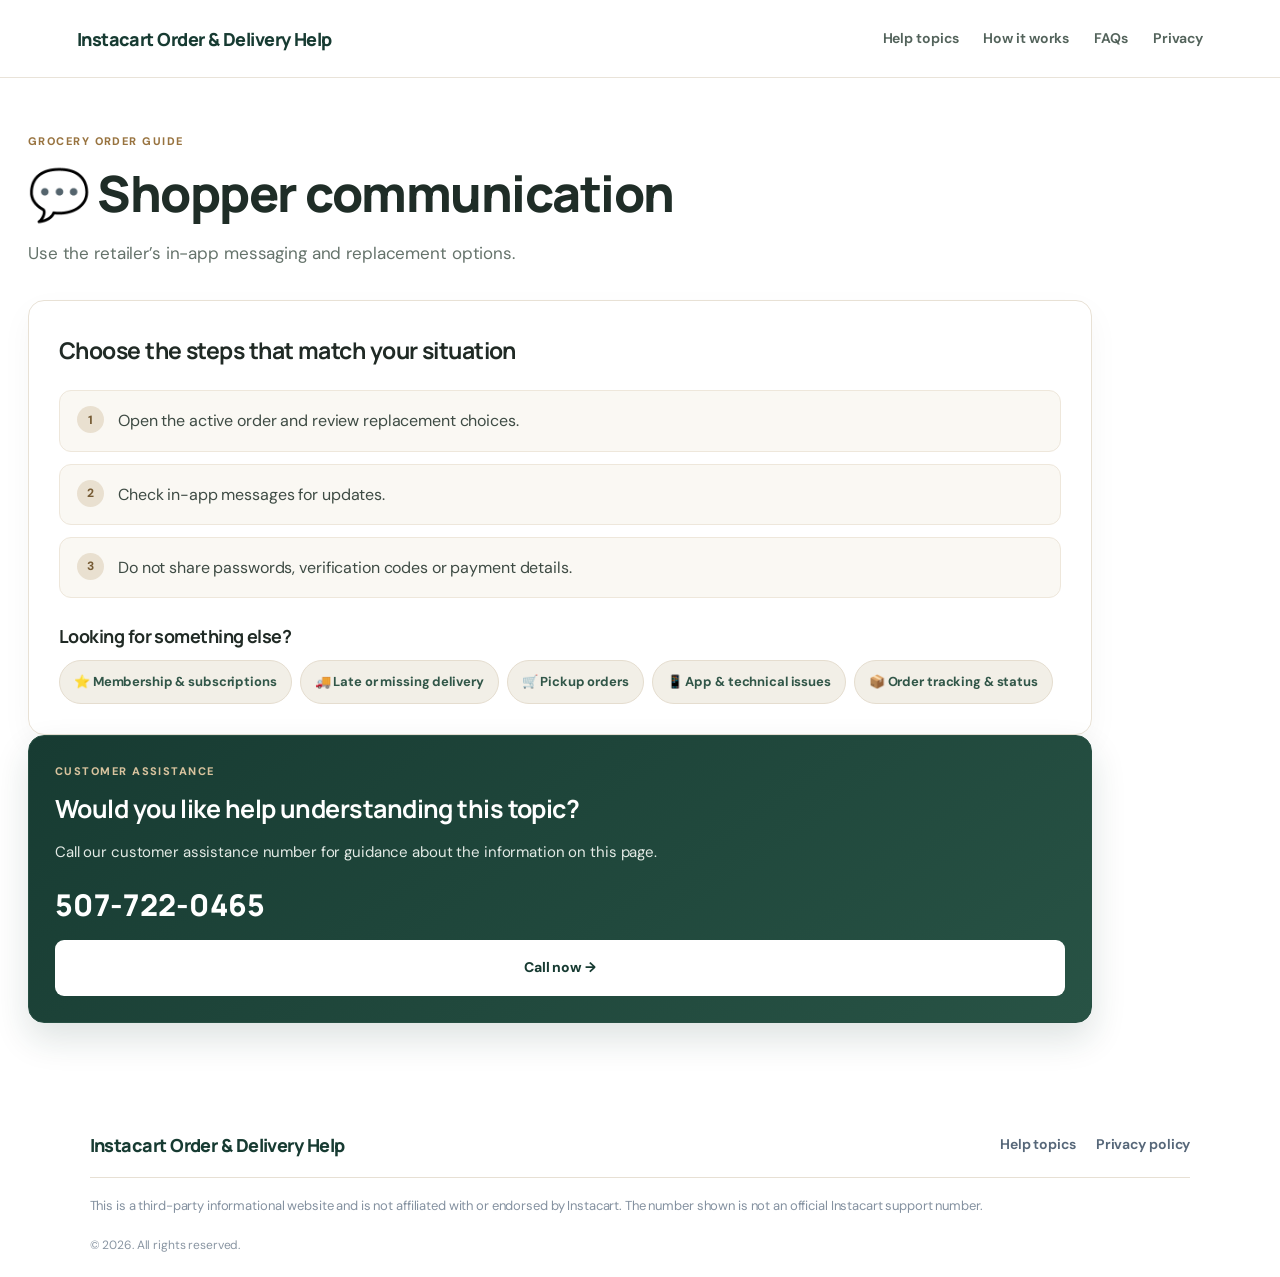
<file: guides/shopper.html>
<!doctype html><html lang="en"><head><meta charset="utf-8"><meta name="viewport" content="width=device-width,initial-scale=1"><title>💬 Shopper communication | Grocery Order Guides</title><link rel="stylesheet" href="../styles.css"></head><body>
<header><a class="logo" href="../index.html">Instacart Order &amp; Delivery Help</a><nav><a href="../index.html#guides">Help topics</a><a href="../index.html#how">How it works</a><a href="../index.html#faq">FAQs</a><a href="../index.html#privacy">Privacy</a></nav></header>
<main class="guide-page"><div class="guide-top">GROCERY ORDER GUIDE</div><h1>💬 Shopper communication</h1><p class="guide-intro">Use the retailer’s in-app messaging and replacement options.</p>
<div class="guide-layout"><section class="guide-content"><h2>Choose the steps that match your situation</h2><div class="guide-steps"><div class="guide-step">Open the active order and review replacement choices.</div><div class="guide-step">Check in-app messages for updates.</div><div class="guide-step">Do not share passwords, verification codes or payment details.</div></div>

<div class="related"><h3>Looking for something else?</h3><div class="related-links"><a href="membership.html">⭐ Membership & subscriptions</a><a href="delivery.html">🚚 Late or missing delivery</a><a href="pickup.html">🛒 Pickup orders</a><a href="app.html">📱 App & technical issues</a><a href="tracking.html">📦 Order tracking & status</a></div></div></section>
<aside class="contact-card"><div class="guide-top">CUSTOMER ASSISTANCE</div><h2>Would you like help understanding this topic?</h2><p>Call our customer assistance number for guidance about the information on this page.</p><div class="phone-display">507-722-0465</div><a class="tel" href="tel:5077220465">Call now →</a></aside></div></main>
<footer><div class="foothead"><a class="logo" href="../index.html">Instacart Order &amp; Delivery Help</a><div><a href="../index.html#guides">Help topics</a><a href="../index.html#privacy">Privacy policy</a></div></div><p>This is a third-party informational website and is not affiliated with or endorsed by Instacart. The number shown is not an official Instacart support number.</p><small>© 2026. All rights reserved.</small></footer></body></html>
</file>
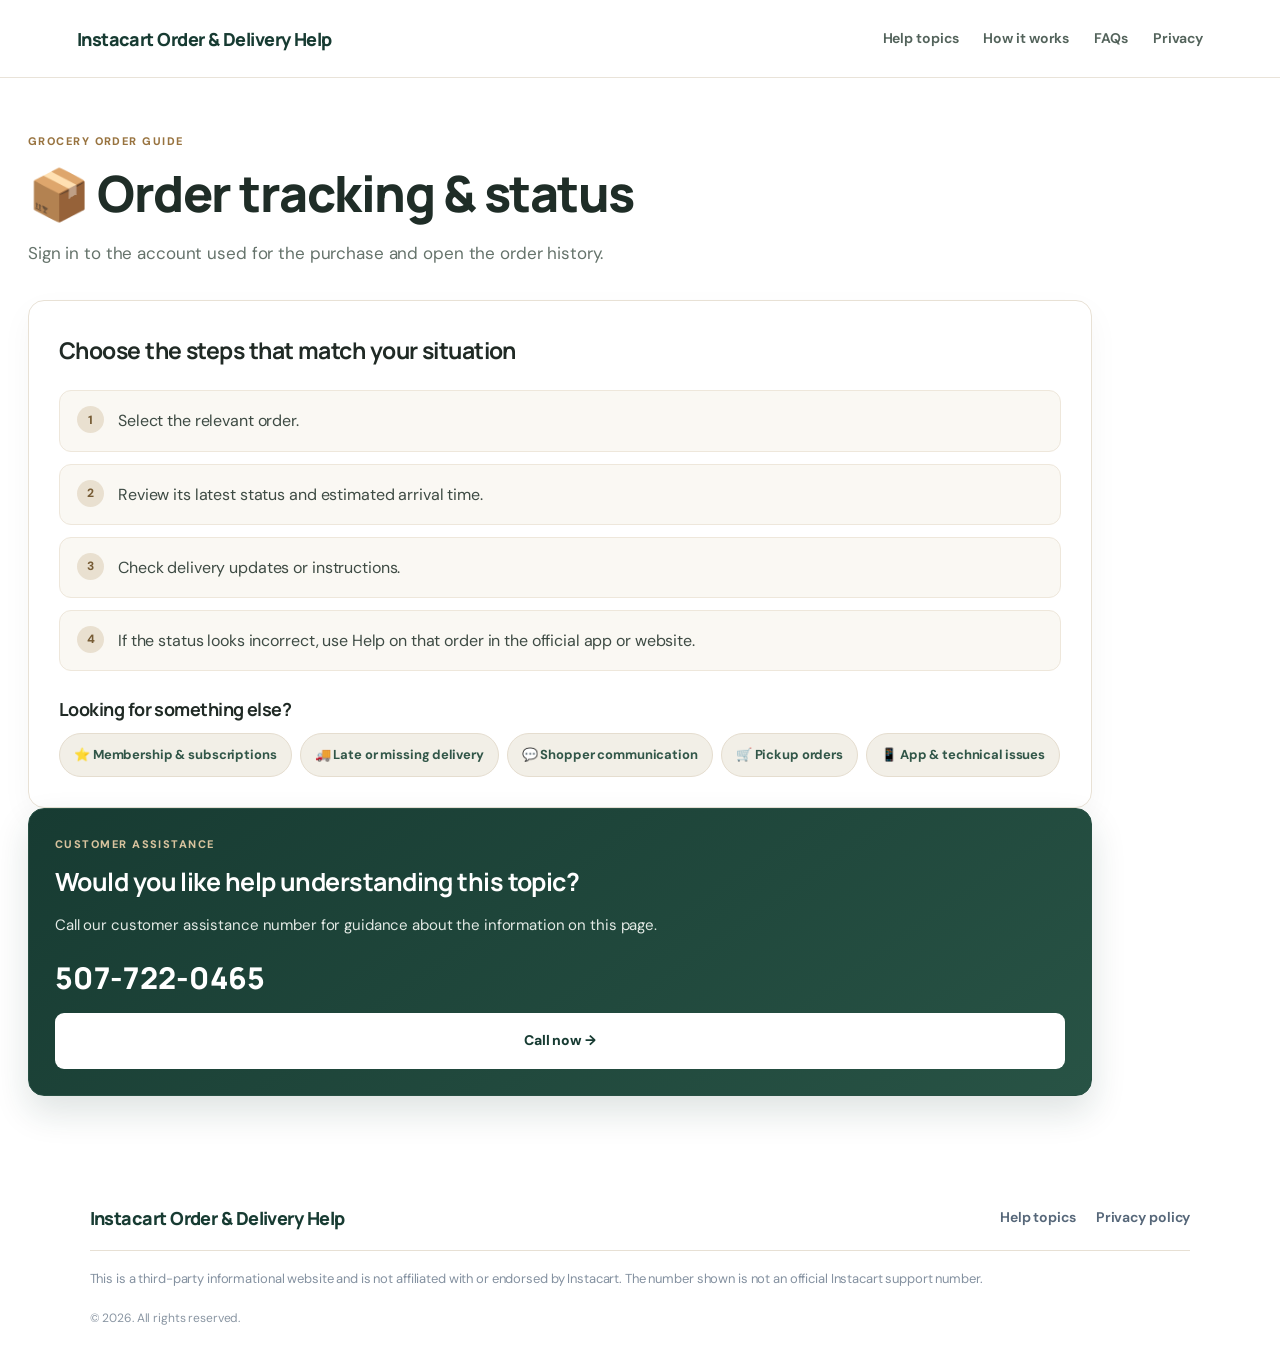
<file: guides/tracking.html>
<!doctype html><html lang="en"><head><meta charset="utf-8"><meta name="viewport" content="width=device-width,initial-scale=1"><title>📦 Order tracking & status | Grocery Order Guides</title><link rel="stylesheet" href="../styles.css"></head><body>
<header><a class="logo" href="../index.html">Instacart Order &amp; Delivery Help</a><nav><a href="../index.html#guides">Help topics</a><a href="../index.html#how">How it works</a><a href="../index.html#faq">FAQs</a><a href="../index.html#privacy">Privacy</a></nav></header>
<main class="guide-page"><div class="guide-top">GROCERY ORDER GUIDE</div><h1>📦 Order tracking & status</h1><p class="guide-intro">Sign in to the account used for the purchase and open the order history.</p>
<div class="guide-layout"><section class="guide-content"><h2>Choose the steps that match your situation</h2><div class="guide-steps"><div class="guide-step">Select the relevant order.</div><div class="guide-step">Review its latest status and estimated arrival time.</div><div class="guide-step">Check delivery updates or instructions.</div><div class="guide-step">If the status looks incorrect, use Help on that order in the official app or website.</div></div>

<div class="related"><h3>Looking for something else?</h3><div class="related-links"><a href="membership.html">⭐ Membership & subscriptions</a><a href="delivery.html">🚚 Late or missing delivery</a><a href="shopper.html">💬 Shopper communication</a><a href="pickup.html">🛒 Pickup orders</a><a href="app.html">📱 App & technical issues</a></div></div></section>
<aside class="contact-card"><div class="guide-top">CUSTOMER ASSISTANCE</div><h2>Would you like help understanding this topic?</h2><p>Call our customer assistance number for guidance about the information on this page.</p><div class="phone-display">507-722-0465</div><a class="tel" href="tel:5077220465">Call now →</a></aside></div></main>
<footer><div class="foothead"><a class="logo" href="../index.html">Instacart Order &amp; Delivery Help</a><div><a href="../index.html#guides">Help topics</a><a href="../index.html#privacy">Privacy policy</a></div></div><p>This is a third-party informational website and is not affiliated with or endorsed by Instacart. The number shown is not an official Instacart support number.</p><small>© 2026. All rights reserved.</small></footer></body></html>
</file>
<file: styles.css>
@import url('https://fonts.googleapis.com/css2?family=DM+Sans:wght@400;500;600;700;800&family=Manrope:wght@500;600;700;800&display=swap');
:root{--navy:#142b45;--navy2:#203f5e;--teal:#147d83;--teal-light:#e7f3f3;--paper:#f4f7fa;--ink:#182838;--muted:#657487;--line:#e0e7ed}
*{box-sizing:border-box}html{scroll-behavior:smooth}body{margin:0;color:var(--ink);font-family:'DM Sans',sans-serif;background:#fff}
.notice{text-align:center;background:#10263e;color:#e2edf5;font-size:9px;letter-spacing:1.3px;padding:9px 12px;font-weight:700}
header{height:78px;padding:0 6%;display:flex;align-items:center;justify-content:space-between;gap:20px;border-bottom:1px solid var(--line);background:#fff}
.logo{font:800 16px Manrope;text-decoration:none;color:var(--navy);letter-spacing:-.4px;max-width:280px}
nav{display:flex;gap:25px}nav a,footer a{font-size:12px;color:#566779;text-decoration:none;font-weight:600}
.number{display:flex;flex-direction:column;border-left:1px solid var(--line);padding-left:18px;text-decoration:none}.number small{font-size:9px;color:#728195}.number b{font-size:17px;color:var(--teal)}
#menu{display:none}
.hero{background:var(--paper);padding:62px 10%;display:grid;grid-template-columns:1.05fr .95fr;gap:30px;align-items:center;min-height:435px}
.eyebrow,.how small,.final small{font-size:9px;letter-spacing:1.5px;font-weight:800;color:var(--teal)}
h1{font:800 clamp(40px,4.5vw,58px)/1.08 Manrope;letter-spacing:-2px;margin:18px 0}h1 em{color:var(--teal);font-style:normal}
.hero p{font-size:14px;line-height:1.8;color:var(--muted);max-width:480px}
.btn{display:inline-block;background:var(--navy);color:#fff;padding:14px 18px;border-radius:7px;font-size:12px;font-weight:700;text-decoration:none;margin:12px 8px 0 0;transition:.2s}.btn:hover{background:var(--teal)}.btn.alt{background:#fff;color:var(--navy);border:1px solid #cbd6df}
.disclaimer{font-size:10px!important;color:#7e8b99!important;margin-top:19px}
.heroart{height:290px;position:relative;display:grid;place-items:center}.circle{position:absolute;width:270px;height:250px;border-radius:48%;background:#dce9ed;transform:rotate(-12deg)}
.bag{z-index:1;width:175px;height:168px;background:var(--navy2);clip-path:polygon(8% 15%,92% 15%,100% 100%,0 100%);display:grid;place-items:center;color:#fff;font:800 60px Manrope}
.fruit{position:absolute;z-index:2;font-size:48px}.f1{left:12%;top:20%}.f2{right:10%;top:24%}.f3{left:20%;bottom:6%}
.artcaption{position:absolute;right:0;bottom:0;background:white;padding:12px 16px;border-radius:10px;box-shadow:0 8px 25px #172f4614;display:flex;flex-direction:column;font-size:11px}.artcaption small{font-size:9px;color:#788798;margin-top:4px}
.callbar{max-width:1050px;margin:24px auto 0;padding:22px 25px;border:1px solid #dce6ed;border-radius:14px;display:flex;align-items:center;justify-content:space-between;gap:20px;background:linear-gradient(110deg,#142b45,#203f5e);box-shadow:0 12px 28px #142b451c;color:white}
.call-left{display:flex;align-items:center;gap:16px}.phone{background:#e4f1f2;color:var(--teal);width:48px;height:48px;border-radius:12px;display:grid;place-items:center;font-size:23px;flex:0 0 auto}
.call-copy small{display:block;font-size:9px;letter-spacing:1.2px;color:#c6d6e3;font-weight:700}.call-copy b{display:block;color:white;font:800 23px Manrope;letter-spacing:.2px;margin-top:3px}.call-copy p{font-size:11px;color:#d5e0e9;margin:4px 0 0}
.call-action{display:inline-flex;align-items:center;gap:9px;background:#fff;color:var(--navy);padding:14px 18px;border-radius:8px;font-size:12px;font-weight:800;text-decoration:none;white-space:nowrap;transition:.2s}.call-action:hover{background:#e8f3f3;color:var(--teal)}.call-action span{font-size:16px;color:var(--teal)}
.section{max-width:1100px;margin:auto;padding:78px 25px}.head{display:flex;justify-content:space-between;align-items:end;gap:25px;margin-bottom:25px}
.section h2,.how h2,.privacy h2,.final h2{font:800 29px Manrope;letter-spacing:-1px;margin:10px 0}
.head p{font-size:12px;color:var(--muted)}input{width:260px;padding:13px;border:1px solid var(--line);border-radius:8px;font:12px 'DM Sans'}
.cards{display:grid;grid-template-columns:repeat(4,1fr);gap:14px}.topic{border:1px solid var(--line);border-radius:12px;padding:17px;min-height:175px;background:white;transition:.2s}.topic:hover{box-shadow:0 10px 25px #142b4510;transform:translateY(-2px);border-color:#bfd5dc}
.topic .ico{height:42px;width:42px;display:grid;place-items:center;background:var(--teal-light);border-radius:11px;font-size:22px}
.topic h3{font:700 14px Manrope;margin:13px 0 7px}.topic p{font-size:10px;color:#758397;line-height:1.6;min-height:32px}.topic button{border:0;background:none;padding:0;color:var(--teal);font:700 11px 'DM Sans';cursor:pointer}
.guide{position:relative;background:#f2f7f9;border:1px solid #dce7ec;border-radius:14px;padding:28px;margin-top:22px}.guide h3{font:800 22px Manrope}.guide p,.guide li{font-size:12px;line-height:1.8;color:#5f6e7e}.guide li{margin:7px 0}.guide aside{background:white;padding:15px;border-radius:9px;font-size:11px}.guide aside p{font-size:11px}.guide aside a{color:var(--teal);font-weight:700}.guide #close{float:right;border:0;background:none;font-size:24px;cursor:pointer}
.how{background:var(--navy);color:white;padding:58px 10%;display:grid;grid-template-columns:1fr 1fr;gap:55px}.how h2{font-size:33px}.how p{font-size:12px;line-height:1.8;color:#d1dce6}.steps p{padding:15px;border:1px solid #ffffff2b;border-radius:9px}.steps b{color:#8ed0d1;margin-right:15px}
.faq{max-width:850px}.faq details{border-bottom:1px solid var(--line);padding:17px 0}.faq summary{font-size:12px;font-weight:700;cursor:pointer}.faq details p{font-size:11px;color:#6d7b8c;line-height:1.8}
.privacy{background:#f4f7fa;padding:42px 10%}.privacy p{font-size:11px;color:#667587;line-height:1.8;max-width:950px}
.final{padding:34px 10%;background:#eaf1f5;display:flex;align-items:center;justify-content:space-between;gap:25px}.final h2{font-size:22px}.final p{font-size:11px;color:#6c7988}.final>a{background:var(--navy);color:#fff;padding:12px 17px;border-radius:7px;font-size:11px;font-weight:700;text-decoration:none;white-space:nowrap}
footer{padding:30px 7% 20px;background:#fff}footer .foothead{display:flex;justify-content:space-between;align-items:center;gap:20px}.foothead div{display:flex;gap:20px;flex-wrap:wrap}footer p{font-size:10px;color:#8491a0;line-height:1.7;border-top:1px solid var(--line);padding-top:16px;margin-top:20px}footer>small{font-size:10px;color:#8a96a3}
@media(max-width:800px){.hero{padding:45px 7%}.cards{grid-template-columns:repeat(2,1fr)}.section{margin:0 3%}.head{align-items:start;flex-direction:column}input{width:100%}}
@media(max-width:600px){header{height:68px;padding:0 4%}nav{display:none;position:absolute;top:104px;left:0;right:0;background:white;padding:20px;z-index:5;flex-direction:column}nav.open{display:flex}.number{margin-left:auto;padding-left:9px}.number small{font-size:7px}.number b{font-size:14px}#menu{display:block;border:0;background:none;font-size:22px}.logo{font-size:13px;max-width:170px}.hero{grid-template-columns:1fr;padding:38px 7% 12px}.heroart{height:225px}.callbar{margin:18px 4% 0;align-items:flex-start;flex-direction:column;padding:18px}.call-action{width:100%;justify-content:center}.section{padding:55px 5%}.cards{grid-template-columns:1fr 1fr;gap:9px}.topic{padding:12px;min-height:175px}.topic h3{font-size:12px}.topic p{font-size:9px}.how{grid-template-columns:1fr;padding:40px 7%;gap:20px}.final{display:block;padding:28px 7%}.final>a{display:inline-block;margin-top:10px}footer .foothead{align-items:flex-start;flex-direction:column}}

.hero-assistance{margin-top:22px;display:flex;align-items:center;gap:16px;flex-wrap:wrap;padding:20px 22px;background:linear-gradient(115deg,#123b32 0%,#1d5144 100%);border:1px solid #2d6758;border-radius:14px;max-width:540px;box-shadow:0 12px 30px #123b322b}
.hero-assistance span{font-size:10px;font-weight:800;letter-spacing:1px;text-transform:uppercase;color:#d9e9df}
.hero-assistance strong{font:800 29px Manrope;color:#fff;letter-spacing:.4px;text-shadow:0 1px 1px #0002}
.hero-assistance a{font-size:11px;font-weight:800;color:#173b31;background:#e7c98e;padding:12px 15px;border-radius:8px;text-decoration:none;margin-left:auto;white-space:nowrap}
.hero-assistance a:hover{background:#f0d9aa}
@media(max-width:600px){.hero-assistance{gap:9px}.hero-assistance strong{font-size:21px}.hero-assistance a{margin-left:0}}

/* Luxury palette refresh */
:root{--ink:#202a25;--deep:#173b32;--accent:#b18a50;--accent2:#8a693a;--wash:#f6f3ec;--muted:#68736d;--line:#e7e0d4}
body{background:#fff;color:var(--ink)}
header{background:#fff;border-bottom:1px solid #e9e3d9}
.logo{color:#173b32}
nav a{color:#53635b}
.number{border-left-color:#e8e0d3}
.number small{color:#78837b}
.number b{color:#98733f}
.hero{background:linear-gradient(135deg,#f7f5ef 0%,#f0eee5 100%)}
.eyebrow,.how small,.final small,.guide-top{color:#98733f}
h1{color:#1f2d27}
h1 em{color:#98733f}
.hero p{color:#68736d}
.btn{background:#173b32;box-shadow:0 5px 14px #173b3217}
.btn:hover{background:#245345}
.btn.alt{background:#fff;color:#173b32;border-color:#d9d0c0}
.hero-assistance{border-color:#e5ddcf;background:#fff;box-shadow:0 10px 28px #40341d0b}
.hero-assistance span{color:#68736d}
.hero-assistance strong{color:#8a693a}
.hero-assistance a{background:#173b32}
.hero-assistance a:hover{background:#8a693a}
.circle{background:#e8e0d0}
.bag{background:#173b32}
.artcaption{box-shadow:0 12px 30px #26352b12}
.topic{border-color:#e8e2d8}
.topic:hover{border-color:#c5ad83;box-shadow:0 12px 28px #3c352614}
.topic .ico{background:#f2eee5}
.read-guide,.official-link{color:#8a693a}
.how{background:linear-gradient(120deg,#173b32,#23483d)}
.steps p{border-color:#ffffff30}
.privacy{background:#f6f3ec}
.final{background:#eee8dc}
.final>a{background:#173b32}
.callbar,.contact-card{background:linear-gradient(130deg,#173b32,#24483d)}
.phone{background:#f0e8d9;color:#8a693a}
.call-copy b{color:#fff}
.call-action{color:#173b32}
.call-action span{color:#98733f}
footer{background:#fff}
footer p{border-top-color:#e7e0d4}
@media(max-width:600px){nav{background:#fff}}

/* Refined typography and clear contact panel */
@import url('https://fonts.googleapis.com/css2?family=DM+Sans:wght@400;500;600;700&family=Manrope:wght@500;600;700;800&display=swap');
body{font-family:'DM Sans',Arial,sans-serif;-webkit-font-smoothing:antialiased}
h1,h2,h3,.logo{font-family:'Manrope','DM Sans',Arial,sans-serif}
.hero-assistance{display:flex;align-items:center;gap:14px;flex-wrap:wrap;max-width:520px;padding:16px 18px;border-radius:12px;border:1px solid #e4dac8;background:#fff;box-shadow:0 12px 28px #1b30230d}
.hero-assistance .assist-label{width:100%;font-size:9px;letter-spacing:1.5px;font-weight:800;color:#8a693a}
.hero-assistance strong{font:800 25px Manrope;color:#173b32;letter-spacing:.2px}
.hero-assistance a{margin-left:auto;padding:12px 16px;font-size:12px;border-radius:8px}
.guide-page{max-width:1120px;padding:54px 28px 80px}
.guide-top{font-size:10px;letter-spacing:1.5px;font-weight:800}
.guide-page h1{font-size:clamp(34px,4vw,48px);line-height:1.12;letter-spacing:-1.5px;margin:14px 0}
.guide-intro{font-size:15px;line-height:1.8;color:#65736b;max-width:760px}
.guide-layout{grid-template-columns:minmax(0,1fr) 340px;gap:24px;align-items:start;margin-top:32px}
.guide-content{padding:30px;border:1px solid #e8e1d5;border-radius:16px;box-shadow:0 12px 32px #1b30230a}
.guide-content h2{font-size:21px;margin:0 0 20px}
.guide-steps{display:grid;gap:12px;counter-reset:step}
.guide-step{position:relative;padding:16px 18px 16px 58px;background:#faf8f3;border:1px solid #eee7db;border-radius:12px;font-size:14px;line-height:1.65;color:#3e4b44;counter-increment:step}
.guide-step:before{content:counter(step);position:absolute;left:17px;top:15px;width:27px;height:27px;border-radius:50%;display:grid;place-items:center;background:#e9e0d0;color:#765b34;font-weight:800;font-size:12px}
.guide-note{margin-top:22px;padding:16px 18px;border-radius:12px;background:#f4f1e9;border:1px solid #e8e0d2;font-size:12px;line-height:1.75;color:#647068}
.contact-card{position:sticky;top:22px;padding:26px;border:1px solid #274f43;background:linear-gradient(145deg,#173b32,#285345);border-radius:16px;box-shadow:0 16px 35px #173b3224}
.contact-card .guide-top{color:#d8c39e!important}
.contact-card h2{font-size:23px;line-height:1.25;color:#fff;margin:12px 0}
.contact-card p{font-size:13px;line-height:1.8;color:#e3eae5}
.contact-card .phone-display{font:800 27px Manrope;color:#fff;letter-spacing:.3px;margin:18px 0 6px}
.contact-card .tel{display:block;text-align:center;background:#fff;color:#173b32;padding:14px 16px;border-radius:9px;text-decoration:none;font-weight:800;font-size:13px;margin-top:15px}
.contact-card .tel:hover{background:#f1e9db}
.related{margin-top:26px}
.related h3{font:700 16px Manrope;margin:0 0 12px}
.related-links{display:flex;flex-wrap:wrap;gap:8px}
.related-links a{font-size:11px;font-weight:700;text-decoration:none;color:#315648;background:#f2efe7;border:1px solid #e5ddcf;padding:9px 12px;border-radius:30px}
.related-links a:hover{background:#e9e0d0}
.guide-page .official-link{display:none}
footer{font-family:'DM Sans',Arial,sans-serif}
@media(max-width:760px){.guide-layout{grid-template-columns:1fr}.contact-card{position:static}.hero-assistance{align-items:flex-start}.hero-assistance strong{font-size:22px}}

/* Final high-contrast phone panel: overrides earlier theme declarations */
.hero .hero-assistance {display:flex;align-items:center;gap:14px;flex-wrap:wrap;box-sizing:border-box;width:100%;max-width:570px;margin-top:24px;padding:20px 22px;background:#123b32!important;border:2px solid #c8a569!important;border-radius:14px;box-shadow:0 14px 32px rgba(18,59,50,.20)}
.hero .hero-assistance span {color:#f0dbad!important;font-size:11px;font-weight:800;letter-spacing:.6px}
.hero .hero-assistance strong {color:#ffffff!important;font-family:Manrope,Arial,sans-serif;font-size:clamp(22px,2.3vw,29px);font-weight:800;letter-spacing:.2px;text-shadow:none}
.hero .hero-assistance a {display:inline-flex!important;align-items:center;justify-content:center;min-width:110px;min-height:44px;box-sizing:border-box;margin-left:auto;padding:12px 17px;background:#f3d394!important;color:#18382f!important;font-size:13px!important;font-weight:900!important;line-height:1.3;text-decoration:none;border-radius:8px;opacity:1!important;visibility:visible!important}
.hero .hero-assistance a:hover {background:#ffe4ac!important;color:#18382f!important}
@media(max-width:600px){.hero .hero-assistance{padding:17px 16px}.hero .hero-assistance strong{font-size:23px}.hero .hero-assistance a{margin-left:0}}

/* Animated grocery illustration */
.heroart.hero-animation{height:auto;min-height:290px;display:flex;align-items:center;justify-content:center;overflow:hidden;border-radius:22px;background:transparent}
.heroart.hero-animation img{display:block;width:min(100%,560px);height:auto;max-height:360px;object-fit:contain;border-radius:18px}
@media(max-width:800px){.heroart.hero-animation{min-height:210px}.heroart.hero-animation img{max-height:260px}}

/* Modern, polished typography refresh */
:root{--font-body:'Inter','DM Sans',-apple-system,BlinkMacSystemFont,'Segoe UI',sans-serif;--font-display:'Manrope','Inter',-apple-system,BlinkMacSystemFont,'Segoe UI',sans-serif}
html{font-size:16px;-webkit-text-size-adjust:100%;text-rendering:optimizeLegibility}
body{font-family:var(--font-body);font-size:16px;line-height:1.7;letter-spacing:-.12px;-webkit-font-smoothing:antialiased}
h1,h2,h3,.logo,.call-copy b,.phone-display{font-family:var(--font-display);font-feature-settings:'ss01' on;letter-spacing:-.55px}
.logo{font-size:18px;font-weight:800}
nav a,footer a{font-size:14px;font-weight:650;letter-spacing:-.1px}
.number small{font-size:11px}.number b{font-size:19px}
.eyebrow,.how small,.final small,.guide-top{font-size:11px;letter-spacing:1.45px}
h1{font-size:clamp(42px,4.6vw,60px);line-height:1.08;letter-spacing:-2px}
.hero p{font-size:16px;line-height:1.8}
.btn{font-size:14px;font-weight:750;padding:15px 20px}
.disclaimer{font-size:12px!important;line-height:1.6}
.artcaption{font-size:13px}.artcaption small{font-size:11px}
.hero-assistance .assist-label,.hero-assistance span{font-size:11px;letter-spacing:1px}
.hero-assistance strong{font-size:clamp(25px,2.5vw,31px)}
.hero-assistance a{font-size:13px}
.call-copy small{font-size:11px}.call-copy b{font-size:26px}.call-copy p{font-size:14px;line-height:1.6}
.call-action{font-size:14px;padding:15px 20px}
.section h2,.how h2,.privacy h2,.final h2{font-size:clamp(27px,3vw,34px);line-height:1.2;letter-spacing:-1px}
.head p{font-size:15px;line-height:1.7}
input{font:15px var(--font-body);padding:15px 16px;min-height:50px}
.topic{padding:19px;min-height:190px}
.topic h3{font-size:17px;line-height:1.4;letter-spacing:-.35px}
.topic p{font-size:14px;line-height:1.65;min-height:46px}
.topic button{font:700 14px var(--font-body)}
.guide{padding:32px}
.guide h3{font-size:26px;line-height:1.25}
.guide p,.guide li{font-size:15px;line-height:1.8}
.guide aside{font-size:14px;line-height:1.7}
.guide aside p{font-size:14px}
.how p{font-size:15px;line-height:1.8}
.steps p{font-size:15px;line-height:1.65}
.faq summary{font-size:15px}.faq details p{font-size:14px;line-height:1.8}
.privacy p{font-size:14px;line-height:1.85}
.final p{font-size:14px;line-height:1.7}.final>a{font-size:13px;padding:14px 19px}
footer p{font-size:13px;line-height:1.8}footer>small{font-size:12px}
.guide-page h1{font-size:clamp(36px,4.2vw,50px)}
.guide-intro{font-size:17px;line-height:1.8}
.guide-content h2{font-size:23px}
.guide-step{font-size:16px;line-height:1.7}
.guide-note{font-size:14px;line-height:1.8}
.contact-card h2{font-size:25px}.contact-card p{font-size:15px;line-height:1.8}
.contact-card .phone-display{font-size:30px}.contact-card .tel{font-size:14px;padding:16px}
.related h3{font-size:18px}.related-links a{font-size:13px;padding:10px 14px}
@media(max-width:800px){.topic h3{font-size:16px}.topic p{font-size:13px}}
@media(max-width:600px){
 body{font-size:16px}
 .logo{font-size:14px}
 .number small{font-size:9px}.number b{font-size:15px}
 .hero{padding:38px 7% 16px}
 h1{font-size:clamp(36px,9vw,46px);letter-spacing:-1.5px}
 .hero p{font-size:15px}
 .btn{font-size:13px}
 .hero-assistance strong{font-size:23px}
 .call-copy b{font-size:24px}.call-copy p{font-size:13px}
 .section h2,.how h2,.privacy h2,.final h2{font-size:26px}
 .head p{font-size:14px}
 .cards{gap:11px}.topic{padding:14px;min-height:190px}
 .topic h3{font-size:14px;line-height:1.4}
 .topic p{font-size:12px;line-height:1.65;min-height:48px}
 .topic button{font-size:13px}
 .guide{padding:22px}.guide h3{font-size:23px}
 .guide p,.guide li{font-size:14px}
 .guide-step{font-size:14px;padding-left:52px}
 .guide-note{font-size:13px}
 .contact-card h2{font-size:22px}.contact-card p{font-size:14px}
 .contact-card .phone-display{font-size:27px}
 .privacy p,.faq details p{font-size:13px}
 footer p{font-size:12px}
}
</file>
